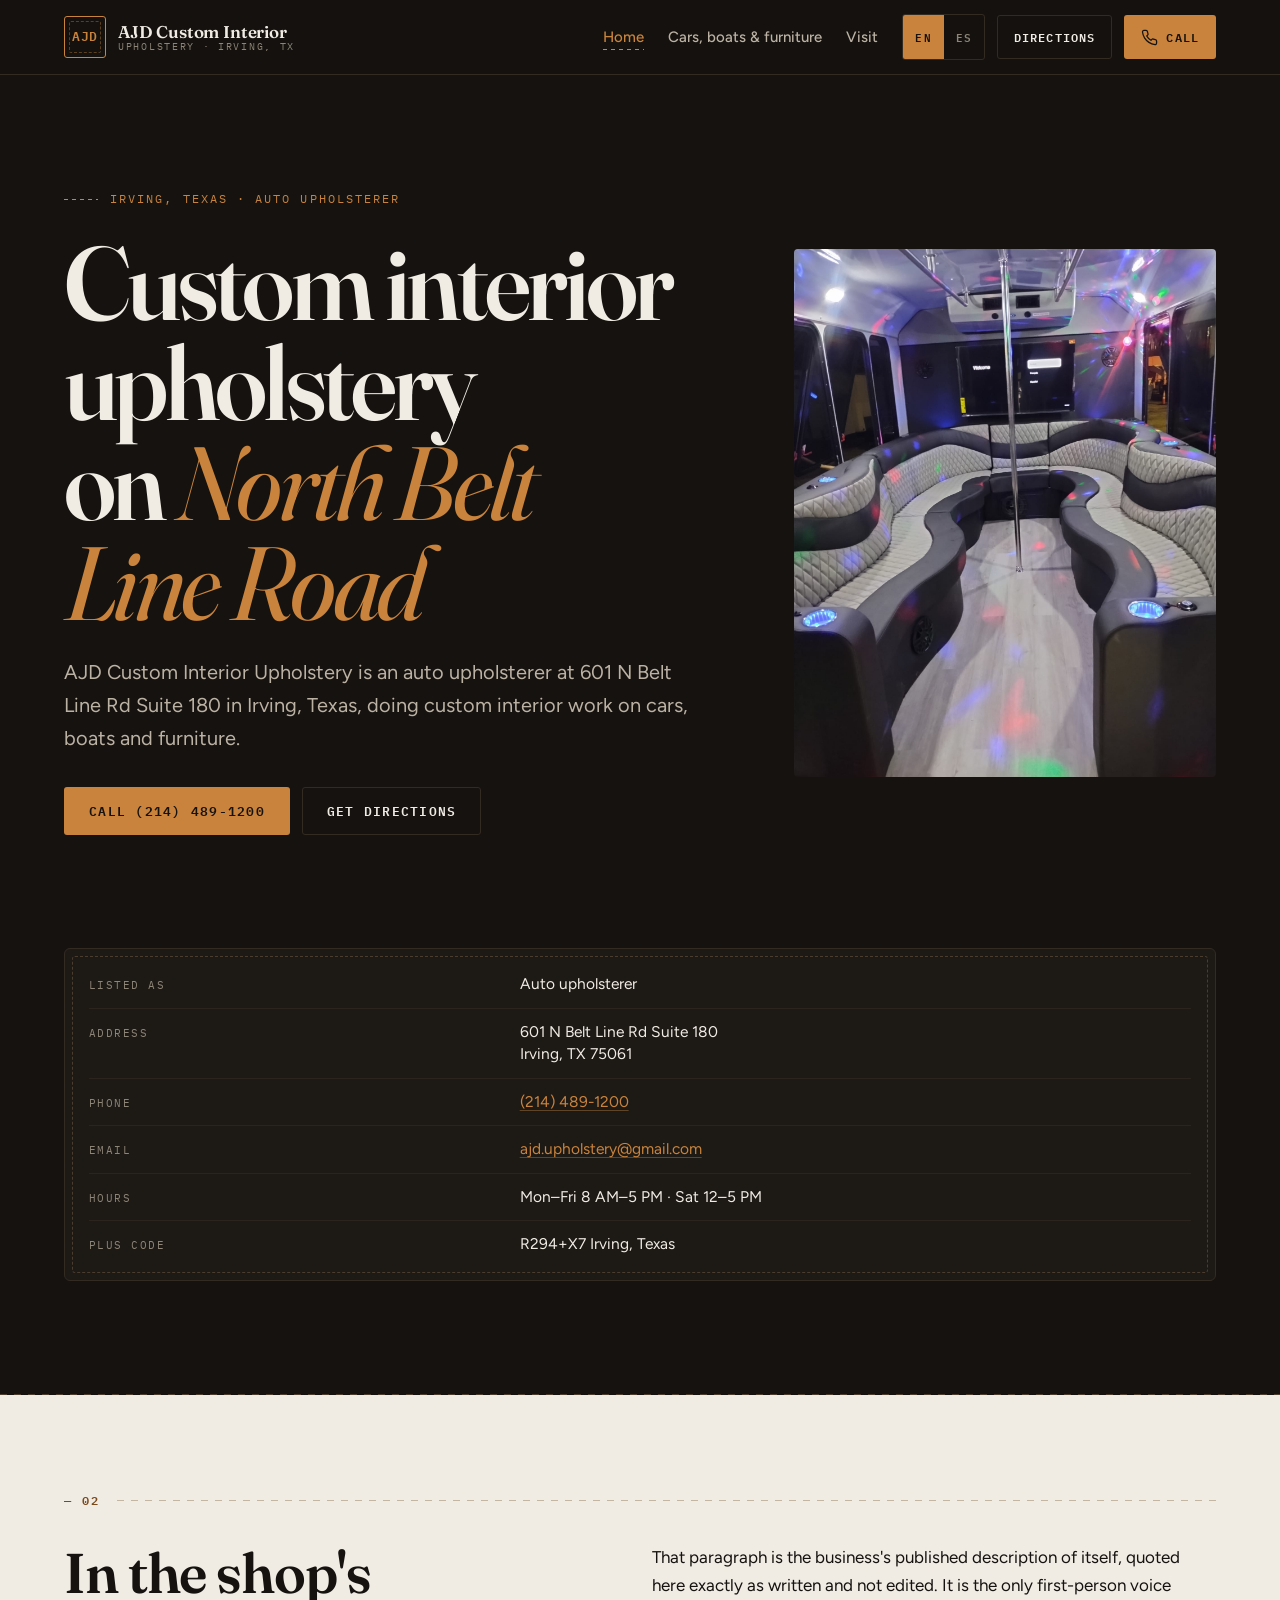
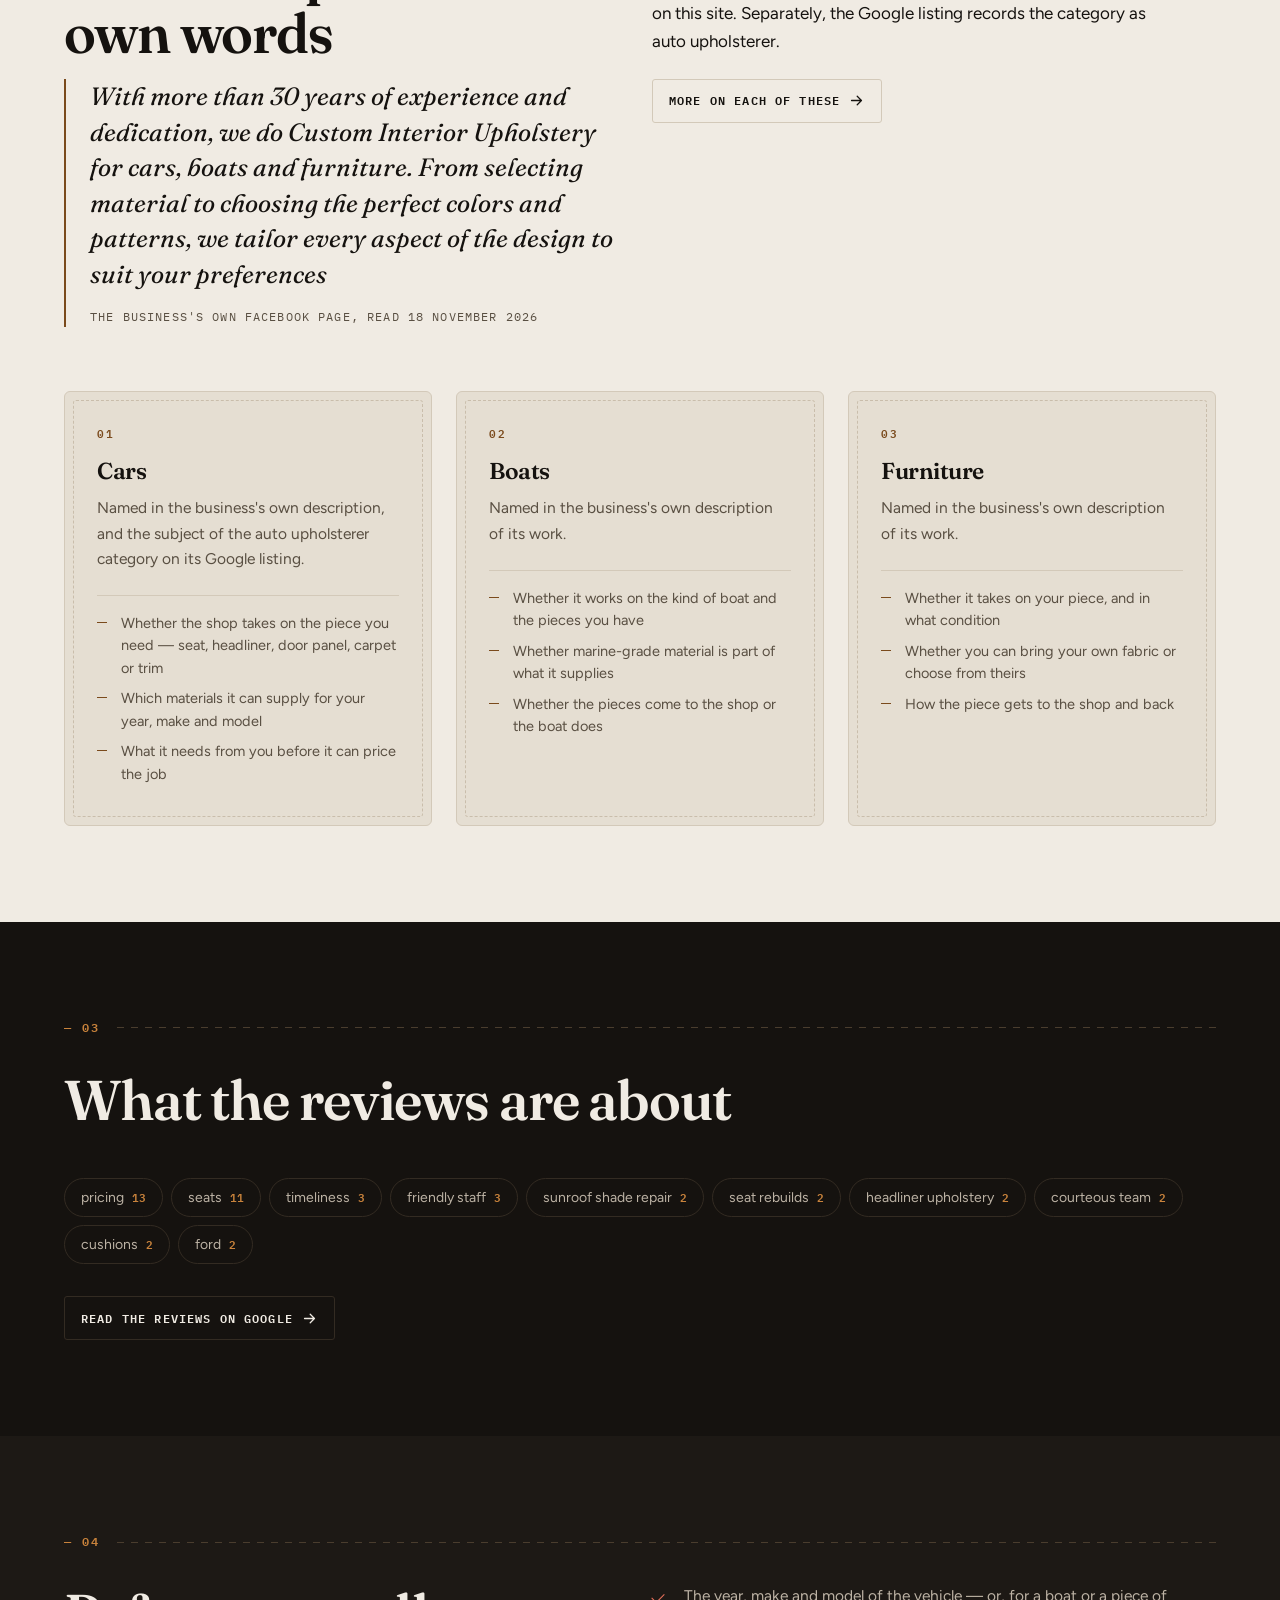
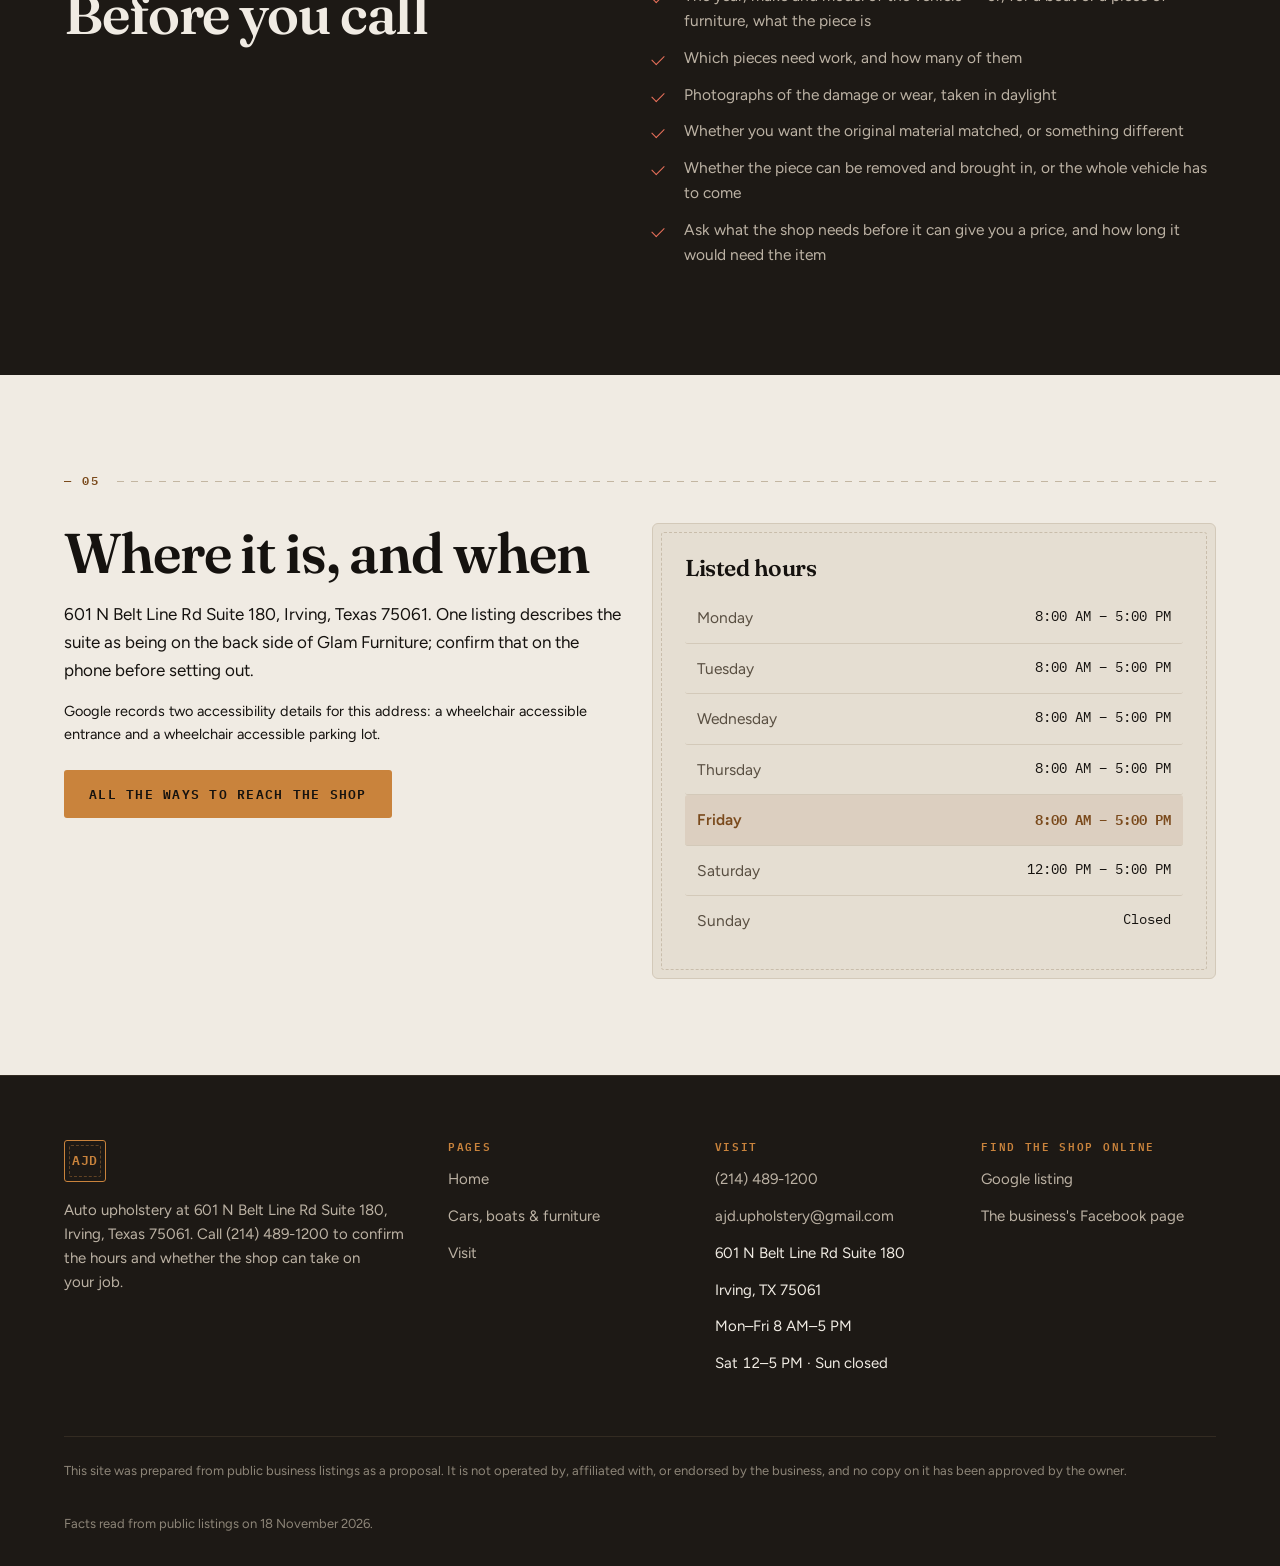
<file: index.html>
<!doctype html>
<html lang="en">
<head>
<meta charset="utf-8">
<meta name="viewport" content="width=device-width, initial-scale=1">
<title data-i18n="meta.home.title">AJD Custom Interior Upholstery — auto upholsterer in Irving, Texas</title>
<meta name="description" data-i18n-content="meta.home.desc" content="AJD Custom Interior Upholstery is listed as an auto upholsterer at 601 N Belt Line Rd Suite 180, Irving, TX 75061. Hours, directions and phone — (214) 489-1200.">
<meta name="robots" content="noindex, nofollow">
<link rel="icon" href="assets/img/favicon.svg" type="image/svg+xml">
<link rel="preconnect" href="https://fonts.googleapis.com">
<link rel="preconnect" href="https://fonts.gstatic.com" crossorigin>
<link rel="stylesheet" href="assets/css/styles.css">
<script>(function(){try{var v=localStorage.getItem('ajd-lang');if(v==='es'||v==='en')document.documentElement.lang=v;}catch(e){}})();</script>
<script src="assets/js/i18n.js" defer></script>
<script src="assets/js/site.js" defer></script>
</head>
<body>

<a class="skip" href="#main" data-i18n="nav.skip">Skip to main content</a>

<!-- ===================== HEADER ===================== -->
<header class="hdr">
  <div class="shell hdr__in">
    <a class="brand" href="index.html" aria-label="AJD Custom Interior Upholstery — home" data-i18n-aria-label="brand.home">
      <span class="brand__mark" aria-hidden="true">AJD</span>
      <span class="brand__txt">
        <span class="brand__name" data-i18n="brand.name">AJD Custom Interior</span>
        <span class="brand__sub" data-i18n="brand.sub">Upholstery · Irving, TX</span>
      </span>
    </a>

    <nav class="nav" aria-label="Primary" data-i18n-aria-label="a11y.navPrimary">
      <ul class="nav__links">
        <li><a href="index.html" aria-current="page" data-i18n="nav.home">Home</a></li>
        <li><a href="services.html" data-i18n="nav.services">Cars, boats &amp; furniture</a></li>
        <li><a href="contact.html" data-i18n="nav.contact">Visit</a></li>
      </ul>

      <div class="hdr__tools">
        <div class="langsw" role="group" aria-label="Site language" data-i18n-aria-label="a11y.lang">
          <button type="button" data-lang-btn="en" aria-pressed="true" aria-label="Read this site in English" data-i18n-aria-label="nav.lang.enLabel"><span data-i18n="nav.lang.en">EN</span></button>
          <button type="button" data-lang-btn="es" aria-pressed="false" aria-label="Leer este sitio en español" data-i18n-aria-label="nav.lang.esLabel"><span data-i18n="nav.lang.es">ES</span></button>
        </div>

        <a class="btn btn--ghost btn--sm btn--directions" href="https://www.google.com/maps/search/?api=1&amp;query=AJD+Custom+Interior+Upholstery+601+N+Belt+Line+Rd+Suite+180+Irving+TX+75061" target="_blank" rel="noopener noreferrer" data-i18n="nav.directions">Directions</a>

        <a class="btn btn--primary btn--sm btn--call" href="tel:+12144891200" aria-label="Call AJD Custom Interior Upholstery at (214) 489-1200" data-i18n-aria-label="nav.callLabel">
          <svg viewBox="0 0 24 24" fill="none" stroke="currentColor" stroke-width="1.8" stroke-linecap="round" stroke-linejoin="round" aria-hidden="true" focusable="false"><path d="M22 16.92v3a2 2 0 0 1-2.18 2 19.79 19.79 0 0 1-8.63-3.07 19.5 19.5 0 0 1-6-6A19.79 19.79 0 0 1 2.12 4.18 2 2 0 0 1 4.11 2h3a2 2 0 0 1 2 1.72c.13.96.36 1.9.7 2.81a2 2 0 0 1-.45 2.11L8.09 9.91a16 16 0 0 0 6 6l1.27-1.27a2 2 0 0 1 2.11-.45c.91.34 1.85.57 2.81.7A2 2 0 0 1 22 16.92z"/></svg>
          <span class="btn__label" data-i18n="nav.call">Call</span>
        </a>

        <button class="burger" type="button" data-burger aria-expanded="false" aria-controls="drawer" aria-label="Open menu" data-i18n-aria-label="nav.open">
          <svg viewBox="0 0 24 24" fill="none" stroke="currentColor" stroke-width="1.8" stroke-linecap="round" aria-hidden="true" focusable="false"><path d="M3 6h18M3 12h18M3 18h18"/></svg>
        </button>
      </div>
    </nav>
  </div>
</header>

<nav class="drawer" id="drawer" data-drawer data-open="false" aria-label="Primary, compact" data-i18n-aria-label="a11y.navMobile">
  <ul>
    <li><a href="index.html" aria-current="page" data-i18n="nav.home">Home</a></li>
    <li><a href="services.html" data-i18n="nav.services">Cars, boats &amp; furniture</a></li>
    <li><a href="contact.html" data-i18n="nav.contact">Visit</a></li>
  </ul>
</nav>

<main id="main">

  <!-- ===================== HERO ===================== -->
    <section class="hero">
      <div class="shell hero__in">
        <div class="hero__text">
          <p class="hero__kicker" data-i18n="home.hero.kicker">Irving, Texas &middot; Auto upholsterer</p>
          <h1 data-i18n-html="home.hero.h1">Custom interior upholstery on <em>North Belt Line Road</em></h1>
          <p class="hero__lede" data-i18n="home.hero.lede">AJD Custom Interior Upholstery is an auto upholsterer at 601 N Belt Line Rd Suite 180 in Irving, Texas, doing custom interior work on cars, boats and furniture.</p>

          <div class="hero__cta">
            <a class="btn btn--primary" href="tel:+12144891200" data-i18n="home.hero.cta1">Call (214) 489-1200</a>
            <a class="btn btn--ghost" href="https://www.google.com/maps/search/?api=1&amp;query=AJD%20Custom%20Interior%20Upholstery%20601%20N%20Belt%20Line%20Rd%20Suite%20180%2C%20Irving%2C%20TX%2075061" target="_blank" rel="noopener noreferrer" data-i18n="home.hero.cta2">Get directions</a>
          </div>
        </div>

        <figure class="hero__figure">
          <img src="assets/img/finished-interior.jpg" width="1500" height="2000"
               loading="eager" fetchpriority="high" decoding="async"
               data-i18n-alt="home.hero.photoAlt"
               alt="A finished vehicle interior with wraparound diamond-stitched bench seating in grey and black.">
        </figure>

        <dl class="spec spec__list">
          <div class="spec__row">
            <dt class="spec__k" data-i18n="home.spec.k1">Listed as</dt>
            <dd class="spec__v">Auto upholsterer</dd>
          </div>
          <div class="spec__row">
            <dt class="spec__k" data-i18n="home.spec.k2">Address</dt>
            <dd class="spec__v">601 N Belt Line Rd Suite 180<br>Irving, TX 75061</dd>
          </div>
          <div class="spec__row">
            <dt class="spec__k" data-i18n="home.spec.k3">Phone</dt>
            <dd class="spec__v"><a href="tel:+12144891200">(214) 489-1200</a></dd>
          </div>
          <div class="spec__row">
            <dt class="spec__k" data-i18n="home.spec.k4">Email</dt>
            <dd class="spec__v"><a href="mailto:ajd.upholstery@gmail.com">ajd.upholstery@gmail.com</a></dd>
          </div>
          <div class="spec__row">
            <dt class="spec__k" data-i18n="hours.short">Hours</dt>
            <dd class="spec__v">Mon&ndash;Fri 8 AM&ndash;5 PM &middot; Sat 12&ndash;5 PM</dd>
          </div>
          <div class="spec__row">
            <dt class="spec__k" data-i18n="home.spec.k6">Plus code</dt>
            <dd class="spec__v">R294+X7 Irving, Texas</dd>
          </div>
        </dl>
      </div>
    </section>
  <hr class="stitchrule">

  <!-- ===================== 01 · THE PUBLIC RECORD ===================== -->
  <!-- ===================== 02 · IN THE SHOP'S OWN WORDS ===================== -->
  <section class="section band-bone">
    <div class="shell">
      <div class="seam">
        <span class="seam__idx" data-i18n="home.words.idx">— 02</span>
        <span class="seam__line" aria-hidden="true"></span>
      </div>

      <div class="grid grid--2" style="align-items:start">
        <div>
          <h2 class="h-section" data-i18n="home.words.h">In the shop's own words</h2>
          <blockquote class="srcquote" lang="en">
            <p data-i18n="home.words.quote">With more than 30 years of experience and dedication, we do Custom Interior Upholstery for cars, boats and furniture. From selecting material to choosing the perfect colors and patterns, we tailor every aspect of the design to suit your preferences</p>
            <cite data-i18n="home.words.cite">The business's own Facebook page, read 18 November 2026</cite>
          </blockquote>
        </div>
        <div>
          <p data-i18n="home.words.p">That paragraph is the business's published description of itself, quoted here exactly as written and not edited. It is the only first-person voice on this site. Separately, the Google listing records the category as auto upholsterer.</p>
          <p style="margin-top:var(--space-5)">
            <a class="btn btn--ghost btn--sm" href="services.html">
              <span data-i18n="home.words.more">More on each of these</span>
              <svg viewBox="0 0 24 24" fill="none" stroke="currentColor" stroke-width="1.8" stroke-linecap="round" stroke-linejoin="round" aria-hidden="true" focusable="false"><path d="M5 12h14M13 6l6 6-6 6"/></svg>
            </a>
          </p>
        </div>
      </div>

      <div class="grid grid--3 reveal" style="margin-top:var(--space-8)">
        <article class="card">
          <span class="card__idx">01</span>
          <h3 data-i18n="home.words.c1h">Cars</h3>
          <p data-i18n="home.words.c1p">Named in the business's own description, and the subject of the auto upholsterer category on its Google listing.</p>
          <ul class="card__ask">
            <li data-i18n="home.words.c1a1">Whether the shop takes on the piece you need — seat, headliner, door panel, carpet or trim</li>
            <li data-i18n="home.words.c1a2">Which materials it can supply for your year, make and model</li>
            <li data-i18n="home.words.c1a3">What it needs from you before it can price the job</li>
          </ul>
        </article>

        <article class="card">
          <span class="card__idx">02</span>
          <h3 data-i18n="home.words.c2h">Boats</h3>
          <p data-i18n="home.words.c2p">Named in the business's own description of its work.</p>
          <ul class="card__ask">
            <li data-i18n="home.words.c2a1">Whether it works on the kind of boat and the pieces you have</li>
            <li data-i18n="home.words.c2a2">Whether marine-grade material is part of what it supplies</li>
            <li data-i18n="home.words.c2a3">Whether the pieces come to the shop or the boat does</li>
          </ul>
        </article>

        <article class="card">
          <span class="card__idx">03</span>
          <h3 data-i18n="home.words.c3h">Furniture</h3>
          <p data-i18n="home.words.c3p">Named in the business's own description of its work.</p>
          <ul class="card__ask">
            <li data-i18n="home.words.c3a1">Whether it takes on your piece, and in what condition</li>
            <li data-i18n="home.words.c3a2">Whether you can bring your own fabric or choose from theirs</li>
            <li data-i18n="home.words.c3a3">How the piece gets to the shop and back</li>
          </ul>
        </article>
      </div>
    </div>
  </section>

  <!-- ===================== 03 · REVIEW TOPICS ===================== -->
  <section class="section">
    <div class="shell">
      <div class="seam">
        <span class="seam__idx" data-i18n="home.topics.idx">— 03</span>
        <span class="seam__line" aria-hidden="true"></span>
      </div>
      <div class="sectionhead">
        <h2 class="h-section" data-i18n="home.topics.h">What the reviews are about</h2>
      </div>

      <ul class="chips reveal" aria-label="Review topics recorded by Google, with the number of reviews mentioning each" data-i18n-aria-label="a11y.topics">
        <li class="chip"><span data-i18n="topic.pricing">pricing</span><span class="chip__n tnum">13</span></li>
        <li class="chip"><span data-i18n="topic.seats">seats</span><span class="chip__n tnum">11</span></li>
        <li class="chip"><span data-i18n="topic.timeliness">timeliness</span><span class="chip__n tnum">3</span></li>
        <li class="chip"><span data-i18n="topic.friendly">friendly staff</span><span class="chip__n tnum">3</span></li>
        <li class="chip"><span data-i18n="topic.sunroof">sunroof shade repair</span><span class="chip__n tnum">2</span></li>
        <li class="chip"><span data-i18n="topic.seatRebuilds">seat rebuilds</span><span class="chip__n tnum">2</span></li>
        <li class="chip"><span data-i18n="topic.headliner">headliner upholstery</span><span class="chip__n tnum">2</span></li>
        <li class="chip"><span data-i18n="topic.courteous">courteous team</span><span class="chip__n tnum">2</span></li>
        <li class="chip"><span data-i18n="topic.cushions">cushions</span><span class="chip__n tnum">2</span></li>
        <li class="chip"><span data-i18n="topic.ford">ford</span><span class="chip__n tnum">2</span></li>
      </ul>

      <p style="margin-top:var(--space-6)">
        <a class="btn btn--ghost btn--sm" href="https://www.google.com/maps/search/?api=1&amp;query=AJD+Custom+Interior+Upholstery+601+N+Belt+Line+Rd+Suite+180+Irving+TX+75061" target="_blank" rel="noopener noreferrer">
          <span data-i18n="home.topics.link">Read the reviews on Google</span>
          <svg viewBox="0 0 24 24" fill="none" stroke="currentColor" stroke-width="1.8" stroke-linecap="round" stroke-linejoin="round" aria-hidden="true" focusable="false"><path d="M5 12h14M13 6l6 6-6 6"/></svg>
        </a>
      </p>
    </div>
  </section>

  <!-- ===================== 04 · BEFORE YOU CALL ===================== -->
  <section class="section band-raise">
    <div class="shell">
      <div class="seam">
        <span class="seam__idx" data-i18n="home.prep.idx">— 04</span>
        <span class="seam__line" aria-hidden="true"></span>
      </div>

      <div class="grid grid--2" style="align-items:start">
        <div>
          <h2 class="h-section" data-i18n="home.prep.h">Before you call</h2>
        </div>
        <div class="reveal">
          <ul class="ticklist">
            <li data-i18n="home.prep.i1">The year, make and model of the vehicle — or, for a boat or a piece of furniture, what the piece is</li>
            <li data-i18n="home.prep.i2">Which pieces need work, and how many of them</li>
            <li data-i18n="home.prep.i3">Photographs of the damage or wear, taken in daylight</li>
            <li data-i18n="home.prep.i4">Whether you want the original material matched, or something different</li>
            <li data-i18n="home.prep.i5">Whether the piece can be removed and brought in, or the whole vehicle has to come</li>
            <li data-i18n="home.prep.i6">Ask what the shop needs before it can give you a price, and how long it would need the item</li>
          </ul>
        </div>
      </div>
    </div>
  </section>

  <!-- ===================== 05 · VISIT ===================== -->
  <section class="section band-bone">
    <div class="shell">
      <div class="seam">
        <span class="seam__idx" data-i18n="home.visit.idx">— 05</span>
        <span class="seam__line" aria-hidden="true"></span>
      </div>

      <div class="grid grid--2" style="align-items:start">
        <div>
          <h2 class="h-section" data-i18n="home.visit.h">Where it is, and when</h2>
          <p data-i18n="home.visit.p">601 N Belt Line Rd Suite 180, Irving, Texas 75061. One listing describes the suite as being on the back side of Glam Furniture; confirm that on the phone before setting out.</p>
          <p class="small" data-i18n="home.visit.access">Google records two accessibility details for this address: a wheelchair accessible entrance and a wheelchair accessible parking lot.</p>
          <div class="hero__cta" style="margin-top:var(--space-5)">
            <a class="btn btn--primary" href="contact.html"><span data-i18n="home.visit.cta">All the ways to reach the shop</span></a>
          </div>
        </div>

        <div class="card">
          <h3 data-i18n="hours.heading">Listed hours</h3>
          <ul class="hours">
            <li data-day="1" data-today="false"><span class="hours__d" data-i18n="hours.mon">Monday</span><span class="hours__t" data-i18n="hours.weekday">8:00 AM – 5:00 PM</span></li>
            <li data-day="2" data-today="false"><span class="hours__d" data-i18n="hours.tue">Tuesday</span><span class="hours__t" data-i18n="hours.weekday">8:00 AM – 5:00 PM</span></li>
            <li data-day="3" data-today="false"><span class="hours__d" data-i18n="hours.wed">Wednesday</span><span class="hours__t" data-i18n="hours.weekday">8:00 AM – 5:00 PM</span></li>
            <li data-day="4" data-today="false"><span class="hours__d" data-i18n="hours.thu">Thursday</span><span class="hours__t" data-i18n="hours.weekday">8:00 AM – 5:00 PM</span></li>
            <li data-day="5" data-today="false"><span class="hours__d" data-i18n="hours.fri">Friday</span><span class="hours__t" data-i18n="hours.weekday">8:00 AM – 5:00 PM</span></li>
            <li data-day="6" data-today="false"><span class="hours__d" data-i18n="hours.sat">Saturday</span><span class="hours__t" data-i18n="hours.saturday">12:00 PM – 5:00 PM</span></li>
            <li data-day="0" data-today="false"><span class="hours__d" data-i18n="hours.sun">Sunday</span><span class="hours__t" data-i18n="hours.closed">Closed</span></li>
          </ul>
        </div>
      </div>
    </div>
  </section>

</main>

<!-- ===================== FOOTER ===================== -->
<footer class="ftr">
  <div class="shell">
    <div class="ftr__grid">
      <div>
        <span class="brand__mark" aria-hidden="true" style="margin-bottom:var(--space-4)">AJD</span>
        <p class="ftr__blurb" data-i18n="footer.blurb">Auto upholstery at 601 N Belt Line Rd Suite 180, Irving, Texas 75061. Call (214) 489-1200 to confirm the hours and whether the shop can take on your job.</p>
      </div>

      <nav aria-label="Footer" data-i18n-aria-label="a11y.navFooter">
        <h4 data-i18n="footer.pagesH">Pages</h4>
        <ul>
          <li><a href="index.html" data-i18n="nav.home">Home</a></li>
          <li><a href="services.html" data-i18n="nav.services">Cars, boats &amp; furniture</a></li>
          <li><a href="contact.html" data-i18n="nav.contact">Visit</a></li>
        </ul>
      </nav>

      <div>
        <h4 data-i18n="footer.visitH">Visit</h4>
        <ul>
          <li><a href="tel:+12144891200" data-i18n="fact.phone">(214) 489-1200</a></li>
          <li><a href="mailto:ajd.upholstery@gmail.com" data-i18n="fact.email">ajd.upholstery@gmail.com</a></li>
          <li><span data-i18n="fact.addr1">601 N Belt Line Rd Suite 180</span></li>
          <li><span data-i18n="fact.addr2">Irving, TX 75061</span></li>
          <li><span class="tnum" data-i18n="footer.hoursShort">Mon–Fri 8 AM–5 PM</span></li>
          <li><span class="tnum" data-i18n="footer.hoursSat">Sat 12–5 PM · Sun closed</span></li>
        </ul>
      </div>

      <div>
        <h4 data-i18n="footer.recordH">Find the shop online</h4>
        <ul>
          <li><a href="https://www.google.com/maps/search/?api=1&amp;query=AJD+Custom+Interior+Upholstery+601+N+Belt+Line+Rd+Suite+180+Irving+TX+75061" target="_blank" rel="noopener noreferrer" data-i18n="footer.srcGoogle">Google listing</a></li>
          <li><a href="https://www.facebook.com/p/AJD-Upholstery-61558090709875/" target="_blank" rel="noopener noreferrer" data-i18n="footer.srcFacebook">The business's Facebook page</a></li>
        </ul>
      </div>
    </div>

    <div class="ftr__base">
      <p data-i18n="footer.disclaimer">This site was prepared as a proposal. It is not operated by, affiliated with, or endorsed by the business.</p>
      <p data-i18n="footer.verified">Facts read from public listings on 18 November 2026.</p>
    </div>
  </div>
</footer>

</body>
</html>
</file>
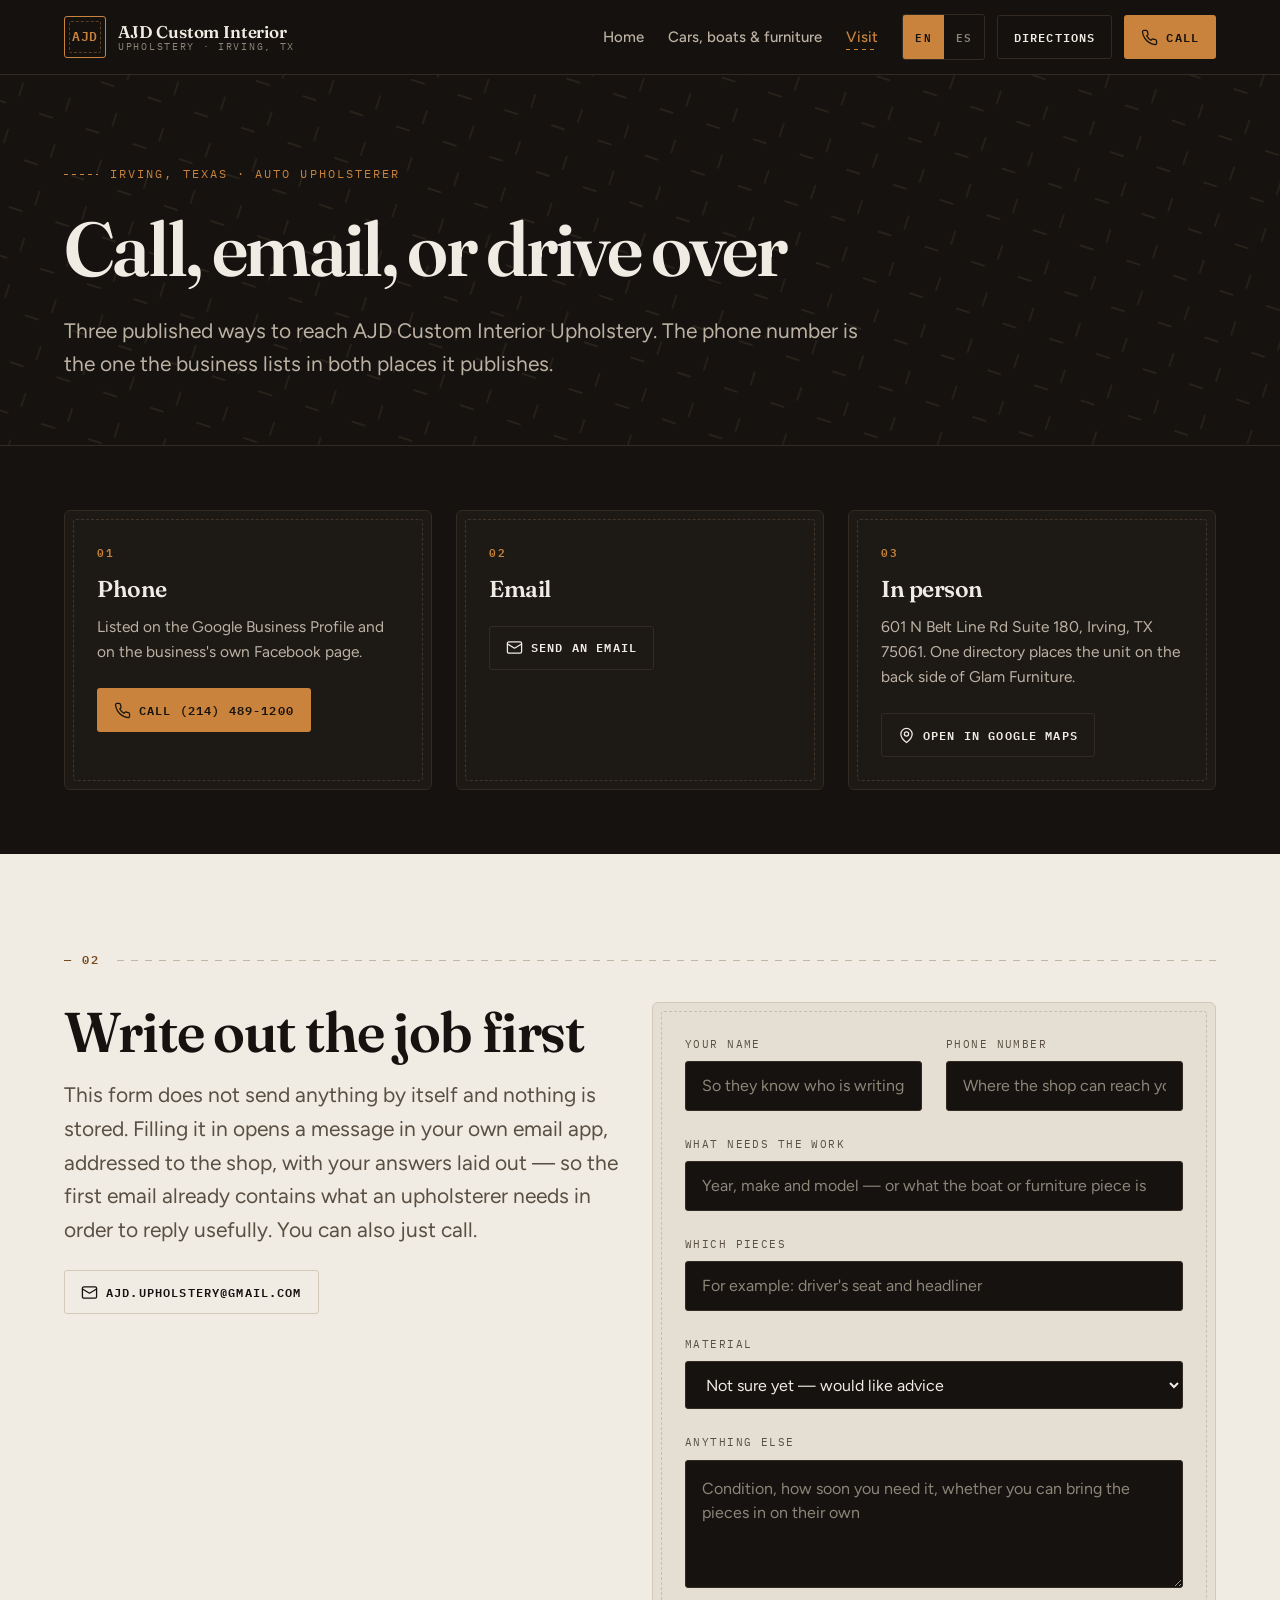
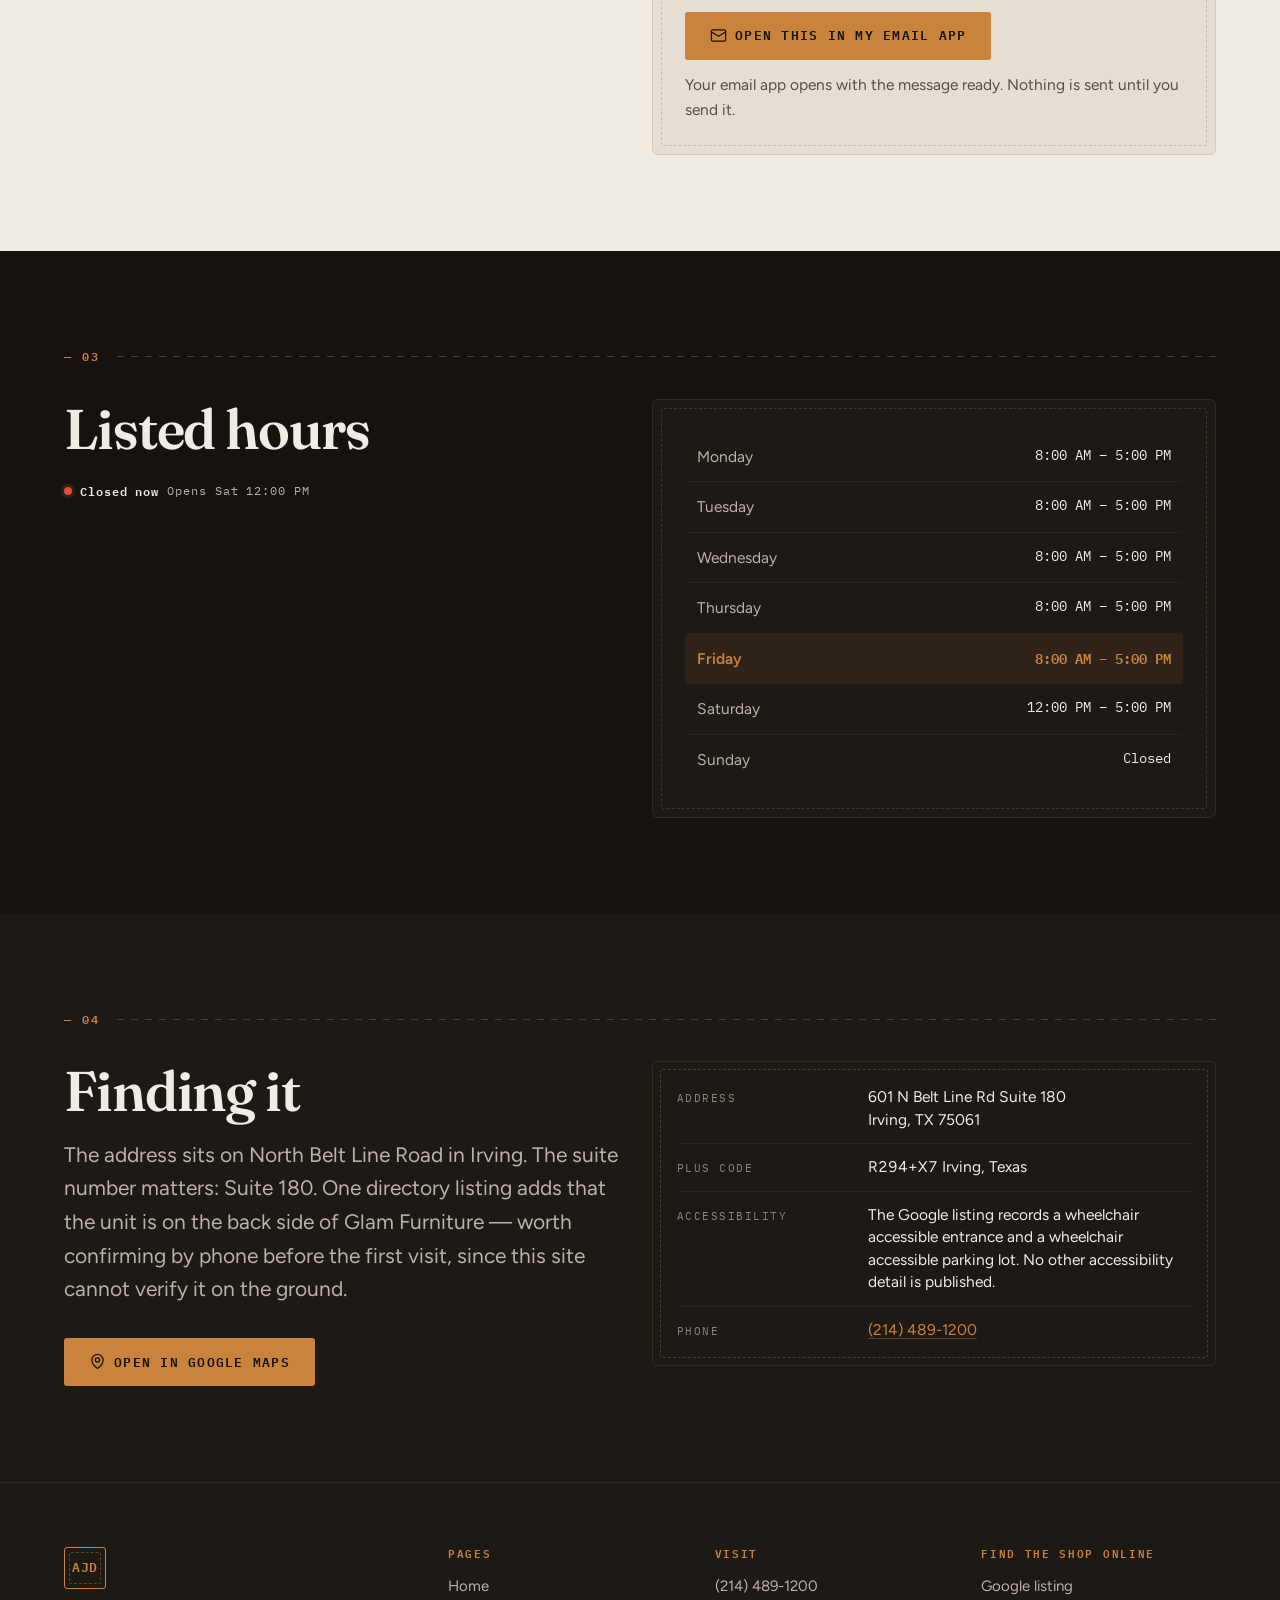
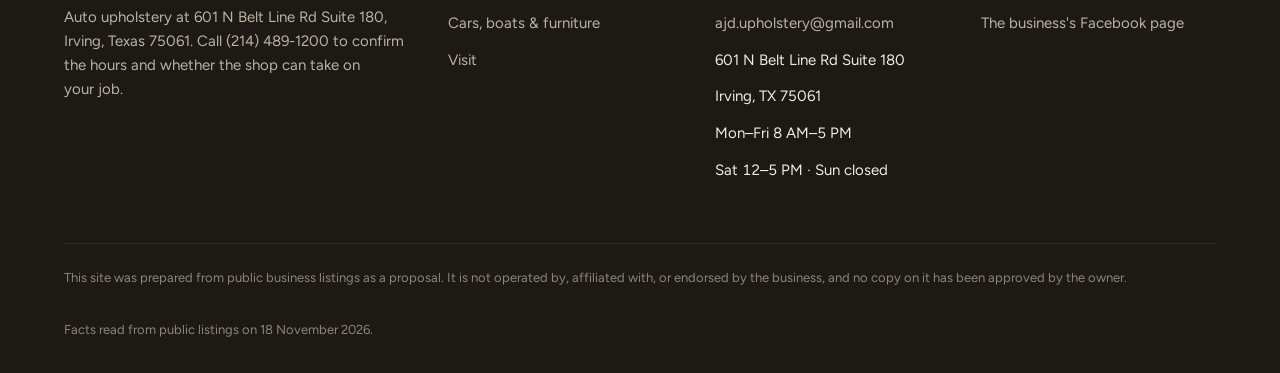
<file: contact.html>
<!doctype html>
<html lang="en">
<head>
<meta charset="utf-8">
<meta name="viewport" content="width=device-width, initial-scale=1">
<title data-i18n="meta.contact.title">Call, email or visit — AJD Custom Interior Upholstery, Irving TX</title>
<meta name="description" data-i18n-content="meta.contact.desc" content="Phone (214) 489-1200, email, hours and directions for AJD Custom Interior Upholstery, 601 N Belt Line Rd Suite 180, Irving, TX 75061.">
<meta name="robots" content="noindex, nofollow">
<link rel="icon" href="assets/img/favicon.svg" type="image/svg+xml">
<link rel="preconnect" href="https://fonts.googleapis.com">
<link rel="preconnect" href="https://fonts.gstatic.com" crossorigin>
<link rel="stylesheet" href="assets/css/styles.css">
<script>(function(){try{var v=localStorage.getItem('ajd-lang');if(v==='es'||v==='en')document.documentElement.lang=v;}catch(e){}})();</script>
<script src="assets/js/i18n.js" defer></script>
<script src="assets/js/site.js" defer></script>
</head>
<body>

<a class="skip" href="#main" data-i18n="nav.skip">Skip to main content</a>

<header class="hdr">
  <div class="shell hdr__in">
    <a class="brand" href="index.html" aria-label="AJD Custom Interior Upholstery — home" data-i18n-aria-label="brand.home">
      <span class="brand__mark" aria-hidden="true">AJD</span>
      <span class="brand__txt">
        <span class="brand__name" data-i18n="brand.name">AJD Custom Interior</span>
        <span class="brand__sub" data-i18n="brand.sub">Upholstery · Irving, TX</span>
      </span>
    </a>

    <nav class="nav" aria-label="Primary" data-i18n-aria-label="a11y.navPrimary">
      <ul class="nav__links">
        <li><a href="index.html" data-i18n="nav.home">Home</a></li>
        <li><a href="services.html" data-i18n="nav.services">Cars, boats &amp; furniture</a></li>
        <li><a href="contact.html" aria-current="page" data-i18n="nav.contact">Visit</a></li>
      </ul>

      <div class="hdr__tools">
        <div class="langsw" role="group" aria-label="Site language" data-i18n-aria-label="a11y.lang">
          <button type="button" data-lang-btn="en" aria-pressed="true" aria-label="Read this site in English" data-i18n-aria-label="nav.lang.enLabel"><span data-i18n="nav.lang.en">EN</span></button>
          <button type="button" data-lang-btn="es" aria-pressed="false" aria-label="Leer este sitio en español" data-i18n-aria-label="nav.lang.esLabel"><span data-i18n="nav.lang.es">ES</span></button>
        </div>

        <a class="btn btn--ghost btn--sm btn--directions" href="https://www.google.com/maps/search/?api=1&amp;query=AJD+Custom+Interior+Upholstery+601+N+Belt+Line+Rd+Suite+180+Irving+TX+75061" target="_blank" rel="noopener noreferrer" data-i18n="nav.directions">Directions</a>

        <a class="btn btn--primary btn--sm btn--call" href="tel:+12144891200" aria-label="Call AJD Custom Interior Upholstery at (214) 489-1200" data-i18n-aria-label="nav.callLabel">
          <svg viewBox="0 0 24 24" fill="none" stroke="currentColor" stroke-width="1.8" stroke-linecap="round" stroke-linejoin="round" aria-hidden="true" focusable="false"><path d="M22 16.92v3a2 2 0 0 1-2.18 2 19.79 19.79 0 0 1-8.63-3.07 19.5 19.5 0 0 1-6-6A19.79 19.79 0 0 1 2.12 4.18 2 2 0 0 1 4.11 2h3a2 2 0 0 1 2 1.72c.13.96.36 1.9.7 2.81a2 2 0 0 1-.45 2.11L8.09 9.91a16 16 0 0 0 6 6l1.27-1.27a2 2 0 0 1 2.11-.45c.91.34 1.85.57 2.81.7A2 2 0 0 1 22 16.92z"/></svg>
          <span class="btn__label" data-i18n="nav.call">Call</span>
        </a>

        <button class="burger" type="button" data-burger aria-expanded="false" aria-controls="drawer" aria-label="Open menu" data-i18n-aria-label="nav.open">
          <svg viewBox="0 0 24 24" fill="none" stroke="currentColor" stroke-width="1.8" stroke-linecap="round" aria-hidden="true" focusable="false"><path d="M3 6h18M3 12h18M3 18h18"/></svg>
        </button>
      </div>
    </nav>
  </div>
</header>

<nav class="drawer" id="drawer" data-drawer data-open="false" aria-label="Primary, compact" data-i18n-aria-label="a11y.navMobile">
  <ul>
    <li><a href="index.html" data-i18n="nav.home">Home</a></li>
    <li><a href="services.html" data-i18n="nav.services">Cars, boats &amp; furniture</a></li>
    <li><a href="contact.html" aria-current="page" data-i18n="nav.contact">Visit</a></li>
  </ul>
</nav>

<main id="main">

  <section class="pagehead">
    <svg class="hero__bg" viewBox="0 0 1200 500" preserveAspectRatio="xMidYMid slice" aria-hidden="true" focusable="false">
      <defs>
        <pattern id="stitch-contact" width="46" height="46" patternUnits="userSpaceOnUse" patternTransform="rotate(18)">
          <line x1="0" y1="23" x2="13" y2="23" stroke="#4a3d2e" stroke-width="1.2" stroke-linecap="round"/>
          <line x1="23" y1="0" x2="23" y2="13" stroke="#4a3d2e" stroke-width="1.2" stroke-linecap="round"/>
        </pattern>
      </defs>
      <rect width="1200" height="500" fill="url(#stitch-contact)"/>
    </svg>
    <div class="shell pagehead__in">
      <p class="hero__kicker" data-i18n="home.hero.kicker">Irving, Texas · Auto upholsterer</p>
      <h1 data-i18n="contact.h1">Call, email, or drive over</h1>
      <p class="lede" data-i18n="contact.lede">Three published ways to reach AJD Custom Interior Upholstery. The phone number is the one the business lists in both places it publishes.</p>
    </div>
  </section>

  <!-- 01 · THE THREE CHANNELS -->
  <section class="section section--tight">
    <div class="shell">
      <div class="grid grid--3 reveal">
        <article class="card">
          <span class="card__idx">01</span>
          <h3 data-i18n="contact.c1h">Phone</h3>
          <p data-i18n="contact.c1p">Listed on the Google Business Profile and on the business's own Facebook page.</p>
          <p style="margin-top:var(--space-5)">
            <a class="btn btn--primary btn--sm" href="tel:+12144891200">
              <svg viewBox="0 0 24 24" fill="none" stroke="currentColor" stroke-width="1.8" stroke-linecap="round" stroke-linejoin="round" aria-hidden="true" focusable="false"><path d="M22 16.92v3a2 2 0 0 1-2.18 2 19.79 19.79 0 0 1-8.63-3.07 19.5 19.5 0 0 1-6-6A19.79 19.79 0 0 1 2.12 4.18 2 2 0 0 1 4.11 2h3a2 2 0 0 1 2 1.72c.13.96.36 1.9.7 2.81a2 2 0 0 1-.45 2.11L8.09 9.91a16 16 0 0 0 6 6l1.27-1.27a2 2 0 0 1 2.11-.45c.91.34 1.85.57 2.81.7A2 2 0 0 1 22 16.92z"/></svg>
              <span data-i18n="contact.c1cta">Call (214) 489-1200</span>
            </a>
          </p>
        </article>

        <article class="card">
          <span class="card__idx">02</span>
          <h3 data-i18n="contact.c2h">Email</h3>
          <p style="margin-top:var(--space-5)">
            <a class="btn btn--ghost btn--sm" href="mailto:ajd.upholstery@gmail.com">
              <svg viewBox="0 0 24 24" fill="none" stroke="currentColor" stroke-width="1.8" stroke-linecap="round" stroke-linejoin="round" aria-hidden="true" focusable="false"><rect x="2" y="4" width="20" height="16" rx="2"/><path d="m22 7-10 6L2 7"/></svg>
              <span data-i18n="contact.c2cta">Send an email</span>
            </a>
          </p>
        </article>

        <article class="card">
          <span class="card__idx">03</span>
          <h3 data-i18n="contact.c3h">In person</h3>
          <p data-i18n="contact.c3p">601 N Belt Line Rd Suite 180, Irving, TX 75061. One directory places the unit on the back side of Glam Furniture.</p>
          <p style="margin-top:var(--space-5)">
            <a class="btn btn--ghost btn--sm" href="https://www.google.com/maps/search/?api=1&amp;query=AJD+Custom+Interior+Upholstery+601+N+Belt+Line+Rd+Suite+180+Irving+TX+75061" target="_blank" rel="noopener noreferrer">
              <svg viewBox="0 0 24 24" fill="none" stroke="currentColor" stroke-width="1.8" stroke-linecap="round" stroke-linejoin="round" aria-hidden="true" focusable="false"><path d="M20 10c0 6-8 12-8 12s-8-6-8-12a8 8 0 0 1 16 0z"/><circle cx="12" cy="10" r="3"/></svg>
              <span data-i18n="contact.c3cta">Open in Google Maps</span>
            </a>
          </p>
        </article>
      </div>
    </div>
  </section>

  <!-- 02 · WRITE OUT THE JOB -->
  <section class="section band-bone">
    <div class="shell">
      <div class="seam">
        <span class="seam__idx" data-i18n="contact.form.idx">— 02</span>
        <span class="seam__line" aria-hidden="true"></span>
      </div>

      <div class="grid grid--2" style="align-items:start">
        <div>
          <h2 class="h-section" data-i18n="contact.form.h">Write out the job first</h2>
          <p class="lede" data-i18n="contact.form.p">This form does not send anything by itself and nothing is stored. Filling it in opens a message in your own email app, addressed to the shop, with your answers laid out — so the first email already contains what an upholsterer needs in order to reply usefully. You can also just call.</p>
          <p style="margin-top:var(--space-5)">
            <a class="btn btn--ghost btn--sm" href="mailto:ajd.upholstery@gmail.com">
              <svg viewBox="0 0 24 24" fill="none" stroke="currentColor" stroke-width="1.8" stroke-linecap="round" stroke-linejoin="round" aria-hidden="true" focusable="false"><rect x="2" y="4" width="20" height="16" rx="2"/><path d="m22 7-10 6L2 7"/></svg>
              <span data-i18n="fact.email">ajd.upholstery@gmail.com</span>
            </a>
          </p>
          <noscript>
            <p class="small" style="margin-top:var(--space-5)" data-i18n="contact.form.noscript">This form needs JavaScript to assemble the message. Without it, email the shop directly at ajd.upholstery@gmail.com or call (214) 489-1200.</p>
          </noscript>
        </div>

        <div class="card">
          <form class="form" data-estimate-form data-mailto="ajd.upholstery@gmail.com" novalidate>
            <div class="form__row">
              <div class="field" data-invalid="false">
                <label for="f-name" data-i18n="contact.form.name">Your name</label>
                <input id="f-name" name="name" type="text" autocomplete="name" data-required
                       placeholder="So they know who is writing" data-i18n-placeholder="contact.form.namePh"
                       aria-describedby="e-name">
                <span class="err" id="e-name" data-i18n="contact.form.nameErr">Please add a name so the shop knows who is writing.</span>
              </div>
              <div class="field">
                <label for="f-phone" data-i18n="contact.form.phone">Phone number</label>
                <input id="f-phone" name="phone" type="tel" autocomplete="tel"
                       placeholder="Where the shop can reach you" data-i18n-placeholder="contact.form.phonePh">
              </div>
            </div>

            <div class="field" data-invalid="false">
              <label for="f-item" data-i18n="contact.form.item">What needs the work</label>
              <input id="f-item" name="item" type="text" data-required
                     placeholder="Year, make and model — or what the boat or furniture piece is" data-i18n-placeholder="contact.form.itemPh"
                     aria-describedby="e-item">
              <span class="err" id="e-item" data-i18n="contact.form.itemErr">Please say what the item is, so the shop can tell whether it takes on the work.</span>
            </div>

            <div class="field">
              <label for="f-pieces" data-i18n="contact.form.pieces">Which pieces</label>
              <input id="f-pieces" name="pieces" type="text"
                     placeholder="For example: driver's seat and headliner" data-i18n-placeholder="contact.form.piecesPh">
            </div>

            <div class="field">
              <label for="f-material" data-i18n="contact.form.material">Material</label>
              <select id="f-material" name="material">
                <option value="contact.form.materialOpt0" selected data-i18n="contact.form.materialOpt0">Not sure yet — would like advice</option>
                <option value="contact.form.materialOpt1" data-i18n="contact.form.materialOpt1">Match the original as closely as possible</option>
                <option value="contact.form.materialOpt2" data-i18n="contact.form.materialOpt2">Change to something different</option>
              </select>
            </div>

            <div class="field">
              <label for="f-detail" data-i18n="contact.form.detail">Anything else</label>
              <textarea id="f-detail" name="detail" rows="4"
                        placeholder="Condition, how soon you need it, whether you can bring the pieces in on their own" data-i18n-placeholder="contact.form.detailPh"></textarea>
            </div>

            <div>
              <button class="btn btn--primary" type="submit">
                <svg viewBox="0 0 24 24" fill="none" stroke="currentColor" stroke-width="1.8" stroke-linecap="round" stroke-linejoin="round" aria-hidden="true" focusable="false"><rect x="2" y="4" width="20" height="16" rx="2"/><path d="m22 7-10 6L2 7"/></svg>
                <span data-i18n="contact.form.submit">Open this in my email app</span>
              </button>
              <p class="formnote" style="margin-top:var(--space-3)" data-i18n="contact.form.hint">Your email app opens with the message ready. Nothing is sent until you send it.</p>
            </div>
          </form>
        </div>
      </div>
    </div>
  </section>

  <!-- 03 · HOURS -->
  <section class="section">
    <div class="shell">
      <div class="seam">
        <span class="seam__idx" data-i18n="contact.hours.idx">— 03</span>
        <span class="seam__line" aria-hidden="true"></span>
      </div>

      <div class="grid grid--2" style="align-items:start">
        <div>
          <h2 class="h-section" data-i18n="contact.hours.h">Listed hours</h2>
          <p class="status" data-status aria-label="Listed opening status for today" data-i18n-aria-label="status.label" style="margin-bottom:var(--space-5)">
            <span class="status__dot" aria-hidden="true"></span>
            <span class="status__text" data-status-text data-i18n="status.fallback">Listed hours</span>
            <span data-status-note data-i18n="status.fallbackNote">Mon–Fri 8 AM–5 PM · Sat 12–5 PM</span>
          </p>
        </div>

        <div class="card reveal">
          <ul class="hours">
            <li data-day="1" data-today="false"><span class="hours__d" data-i18n="hours.mon">Monday</span><span class="hours__t" data-i18n="hours.weekday">8:00 AM – 5:00 PM</span></li>
            <li data-day="2" data-today="false"><span class="hours__d" data-i18n="hours.tue">Tuesday</span><span class="hours__t" data-i18n="hours.weekday">8:00 AM – 5:00 PM</span></li>
            <li data-day="3" data-today="false"><span class="hours__d" data-i18n="hours.wed">Wednesday</span><span class="hours__t" data-i18n="hours.weekday">8:00 AM – 5:00 PM</span></li>
            <li data-day="4" data-today="false"><span class="hours__d" data-i18n="hours.thu">Thursday</span><span class="hours__t" data-i18n="hours.weekday">8:00 AM – 5:00 PM</span></li>
            <li data-day="5" data-today="false"><span class="hours__d" data-i18n="hours.fri">Friday</span><span class="hours__t" data-i18n="hours.weekday">8:00 AM – 5:00 PM</span></li>
            <li data-day="6" data-today="false"><span class="hours__d" data-i18n="hours.sat">Saturday</span><span class="hours__t" data-i18n="hours.saturday">12:00 PM – 5:00 PM</span></li>
            <li data-day="0" data-today="false"><span class="hours__d" data-i18n="hours.sun">Sunday</span><span class="hours__t" data-i18n="hours.closed">Closed</span></li>
          </ul>
        </div>
      </div>
    </div>
  </section>

  <!-- 04 · FINDING IT -->
  <section class="section band-raise">
    <div class="shell">
      <div class="seam">
        <span class="seam__idx" data-i18n="contact.visit.idx">— 04</span>
        <span class="seam__line" aria-hidden="true"></span>
      </div>

      <div class="grid grid--2" style="align-items:start">
        <div>
          <h2 class="h-section" data-i18n="contact.visit.h">Finding it</h2>
          <p class="lede" data-i18n="contact.visit.p">The address sits on North Belt Line Road in Irving. The suite number matters: Suite 180. One directory listing adds that the unit is on the back side of Glam Furniture — worth confirming by phone before the first visit, since this site cannot verify it on the ground.</p>
          <div class="hero__cta">
            <a class="btn btn--primary" href="https://www.google.com/maps/search/?api=1&amp;query=AJD+Custom+Interior+Upholstery+601+N+Belt+Line+Rd+Suite+180+Irving+TX+75061" target="_blank" rel="noopener noreferrer">
              <svg viewBox="0 0 24 24" fill="none" stroke="currentColor" stroke-width="1.8" stroke-linecap="round" stroke-linejoin="round" aria-hidden="true" focusable="false"><path d="M20 10c0 6-8 12-8 12s-8-6-8-12a8 8 0 0 1 16 0z"/><circle cx="12" cy="10" r="3"/></svg>
              <span data-i18n="common.viewMap">Open in Google Maps</span>
            </a>
          </div>
        </div>

        <div class="spec">
          <ul class="spec__list">
            <li class="spec__row">
              <span class="spec__k" data-i18n="home.spec.k2">Address</span>
              <span class="spec__v"><span data-i18n="fact.addr1">601 N Belt Line Rd Suite 180</span><br><span data-i18n="fact.addr2">Irving, TX 75061</span></span>
            </li>
            <li class="spec__row">
              <span class="spec__k" data-i18n="contact.visit.plus">Plus code</span>
              <span class="spec__v tnum" data-i18n="fact.pluscode">R294+X7 Irving, Texas</span>
            </li>
            <li class="spec__row">
              <span class="spec__k" data-i18n="contact.visit.accessH">Accessibility</span>
              <span class="spec__v" data-i18n="contact.visit.accessP">The Google listing records a wheelchair accessible entrance and a wheelchair accessible parking lot. No other accessibility detail is published.</span>
            </li>
            <li class="spec__row">
              <span class="spec__k" data-i18n="home.spec.k3">Phone</span>
              <span class="spec__v"><a href="tel:+12144891200" data-i18n="fact.phone">(214) 489-1200</a></span>
            </li>
          </ul>
        </div>
      </div>
    </div>
  </section>

</main>

<footer class="ftr">
  <div class="shell">
    <div class="ftr__grid">
      <div>
        <span class="brand__mark" aria-hidden="true" style="margin-bottom:var(--space-4)">AJD</span>
        <p class="ftr__blurb" data-i18n="footer.blurb">Auto upholstery at 601 N Belt Line Rd Suite 180, Irving, Texas 75061. Call (214) 489-1200 to confirm the hours and whether the shop can take on your job.</p>
      </div>

      <nav aria-label="Footer" data-i18n-aria-label="a11y.navFooter">
        <h4 data-i18n="footer.pagesH">Pages</h4>
        <ul>
          <li><a href="index.html" data-i18n="nav.home">Home</a></li>
          <li><a href="services.html" data-i18n="nav.services">Cars, boats &amp; furniture</a></li>
          <li><a href="contact.html" data-i18n="nav.contact">Visit</a></li>
        </ul>
      </nav>

      <div>
        <h4 data-i18n="footer.visitH">Visit</h4>
        <ul>
          <li><a href="tel:+12144891200" data-i18n="fact.phone">(214) 489-1200</a></li>
          <li><a href="mailto:ajd.upholstery@gmail.com" data-i18n="fact.email">ajd.upholstery@gmail.com</a></li>
          <li><span data-i18n="fact.addr1">601 N Belt Line Rd Suite 180</span></li>
          <li><span data-i18n="fact.addr2">Irving, TX 75061</span></li>
          <li><span class="tnum" data-i18n="footer.hoursShort">Mon–Fri 8 AM–5 PM</span></li>
          <li><span class="tnum" data-i18n="footer.hoursSat">Sat 12–5 PM · Sun closed</span></li>
        </ul>
      </div>

      <div>
        <h4 data-i18n="footer.recordH">Find the shop online</h4>
        <ul>
          <li><a href="https://www.google.com/maps/search/?api=1&amp;query=AJD+Custom+Interior+Upholstery+601+N+Belt+Line+Rd+Suite+180+Irving+TX+75061" target="_blank" rel="noopener noreferrer" data-i18n="footer.srcGoogle">Google listing</a></li>
          <li><a href="https://www.facebook.com/p/AJD-Upholstery-61558090709875/" target="_blank" rel="noopener noreferrer" data-i18n="footer.srcFacebook">The business's Facebook page</a></li>
        </ul>
      </div>
    </div>

    <div class="ftr__base">
      <p data-i18n="footer.disclaimer">This site was prepared as a proposal. It is not operated by, affiliated with, or endorsed by the business.</p>
      <p data-i18n="footer.verified">Facts read from public listings on 18 November 2026.</p>
    </div>
  </div>
</footer>

</body>
</html>
</file>
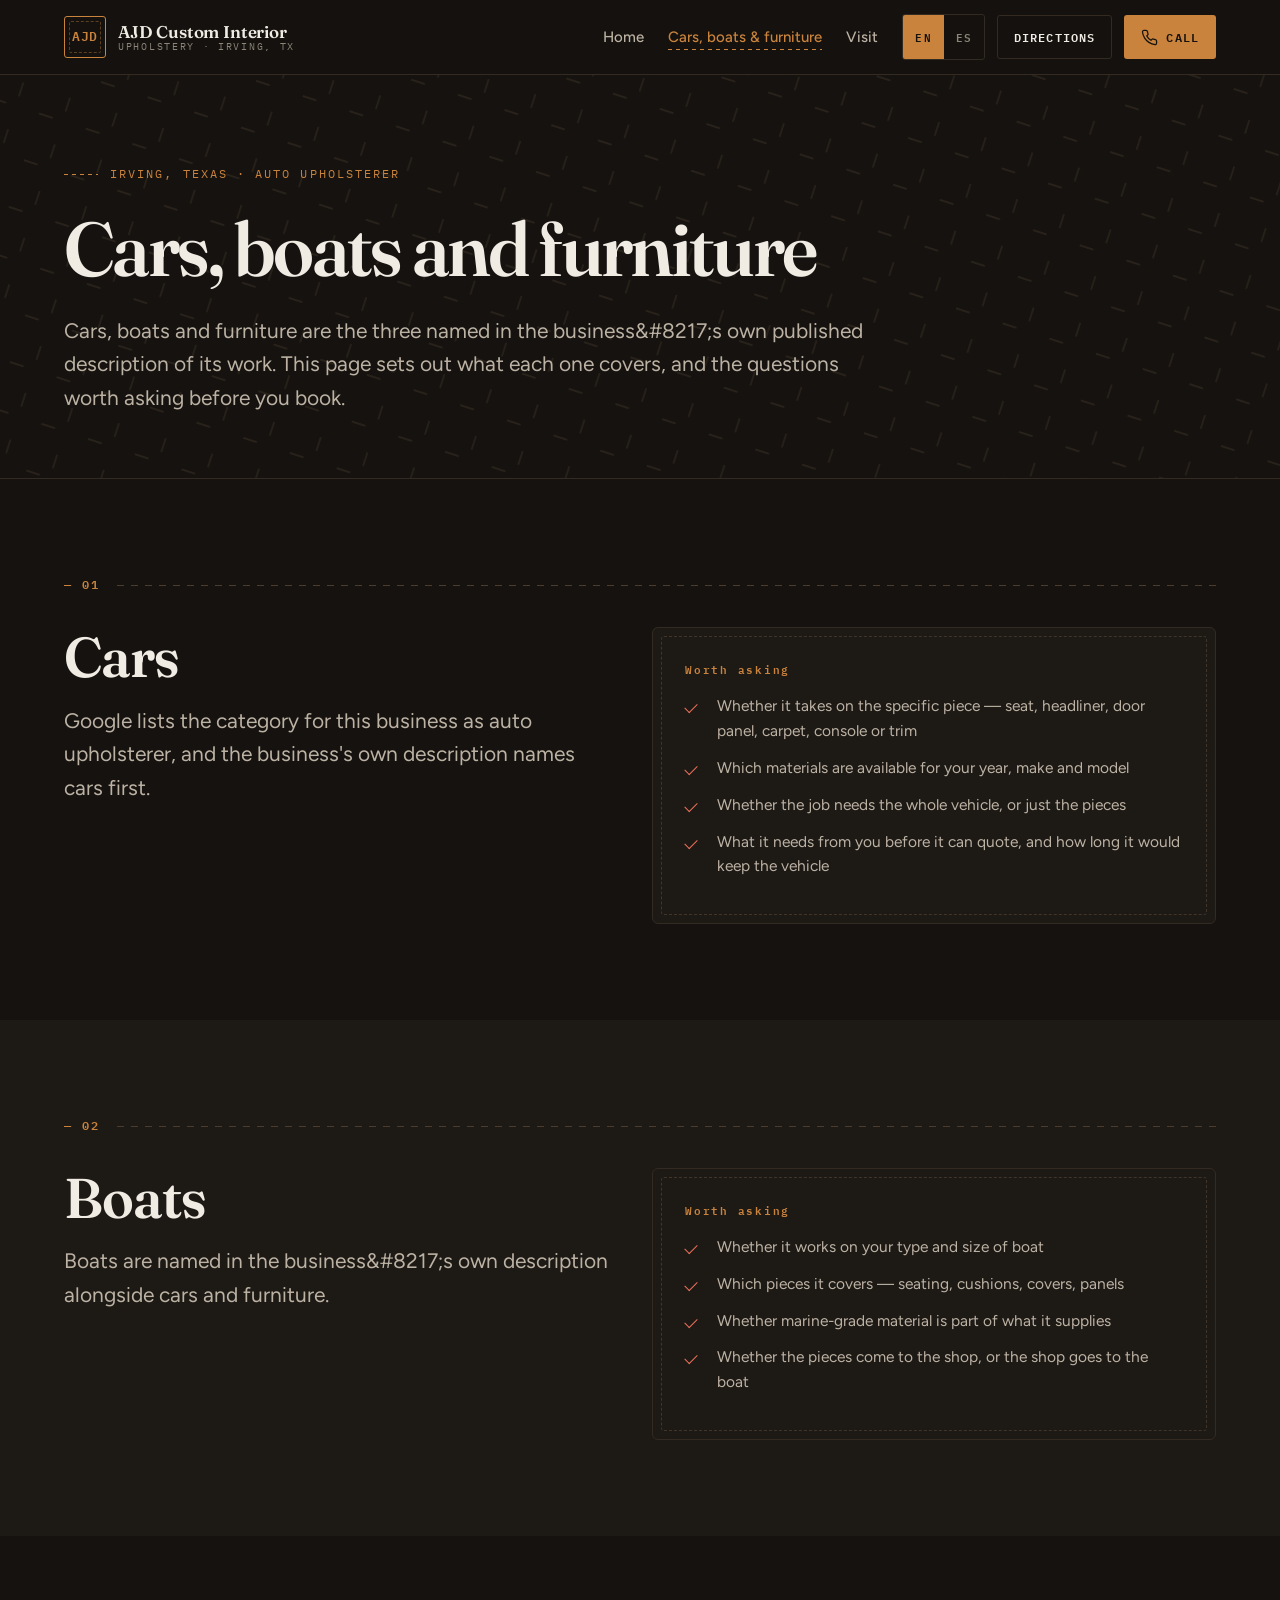
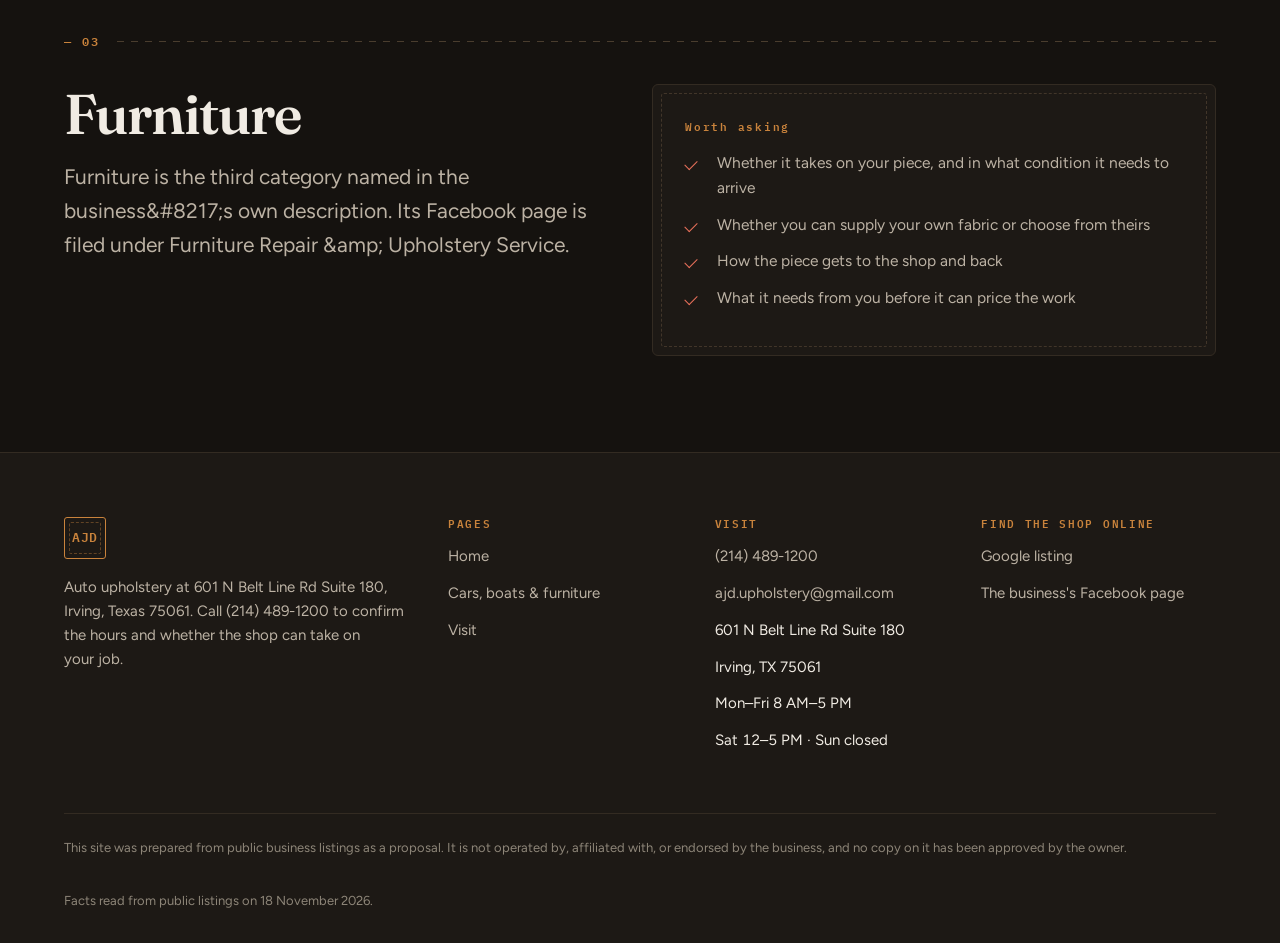
<file: services.html>
<!doctype html>
<html lang="en">
<head>
<meta charset="utf-8">
<meta name="viewport" content="width=device-width, initial-scale=1">
<title data-i18n="meta.services.title">Cars, boats and furniture — AJD Custom Interior Upholstery, Irving TX</title>
<meta name="description" data-i18n-content="meta.services.desc" content="What the public listings record about AJD Custom Interior Upholstery in Irving, Texas, and the questions to ask before booking a job.">
<meta name="robots" content="noindex, nofollow">
<link rel="icon" href="assets/img/favicon.svg" type="image/svg+xml">
<link rel="preconnect" href="https://fonts.googleapis.com">
<link rel="preconnect" href="https://fonts.gstatic.com" crossorigin>
<link rel="stylesheet" href="assets/css/styles.css">
<script>(function(){try{var v=localStorage.getItem('ajd-lang');if(v==='es'||v==='en')document.documentElement.lang=v;}catch(e){}})();</script>
<script src="assets/js/i18n.js" defer></script>
<script src="assets/js/site.js" defer></script>
</head>
<body>

<a class="skip" href="#main" data-i18n="nav.skip">Skip to main content</a>

<header class="hdr">
  <div class="shell hdr__in">
    <a class="brand" href="index.html" aria-label="AJD Custom Interior Upholstery — home" data-i18n-aria-label="brand.home">
      <span class="brand__mark" aria-hidden="true">AJD</span>
      <span class="brand__txt">
        <span class="brand__name" data-i18n="brand.name">AJD Custom Interior</span>
        <span class="brand__sub" data-i18n="brand.sub">Upholstery · Irving, TX</span>
      </span>
    </a>

    <nav class="nav" aria-label="Primary" data-i18n-aria-label="a11y.navPrimary">
      <ul class="nav__links">
        <li><a href="index.html" data-i18n="nav.home">Home</a></li>
        <li><a href="services.html" aria-current="page" data-i18n="nav.services">Cars, boats &amp; furniture</a></li>
        <li><a href="contact.html" data-i18n="nav.contact">Visit</a></li>
      </ul>

      <div class="hdr__tools">
        <div class="langsw" role="group" aria-label="Site language" data-i18n-aria-label="a11y.lang">
          <button type="button" data-lang-btn="en" aria-pressed="true" aria-label="Read this site in English" data-i18n-aria-label="nav.lang.enLabel"><span data-i18n="nav.lang.en">EN</span></button>
          <button type="button" data-lang-btn="es" aria-pressed="false" aria-label="Leer este sitio en español" data-i18n-aria-label="nav.lang.esLabel"><span data-i18n="nav.lang.es">ES</span></button>
        </div>

        <a class="btn btn--ghost btn--sm btn--directions" href="https://www.google.com/maps/search/?api=1&amp;query=AJD+Custom+Interior+Upholstery+601+N+Belt+Line+Rd+Suite+180+Irving+TX+75061" target="_blank" rel="noopener noreferrer" data-i18n="nav.directions">Directions</a>

        <a class="btn btn--primary btn--sm btn--call" href="tel:+12144891200" aria-label="Call AJD Custom Interior Upholstery at (214) 489-1200" data-i18n-aria-label="nav.callLabel">
          <svg viewBox="0 0 24 24" fill="none" stroke="currentColor" stroke-width="1.8" stroke-linecap="round" stroke-linejoin="round" aria-hidden="true" focusable="false"><path d="M22 16.92v3a2 2 0 0 1-2.18 2 19.79 19.79 0 0 1-8.63-3.07 19.5 19.5 0 0 1-6-6A19.79 19.79 0 0 1 2.12 4.18 2 2 0 0 1 4.11 2h3a2 2 0 0 1 2 1.72c.13.96.36 1.9.7 2.81a2 2 0 0 1-.45 2.11L8.09 9.91a16 16 0 0 0 6 6l1.27-1.27a2 2 0 0 1 2.11-.45c.91.34 1.85.57 2.81.7A2 2 0 0 1 22 16.92z"/></svg>
          <span class="btn__label" data-i18n="nav.call">Call</span>
        </a>

        <button class="burger" type="button" data-burger aria-expanded="false" aria-controls="drawer" aria-label="Open menu" data-i18n-aria-label="nav.open">
          <svg viewBox="0 0 24 24" fill="none" stroke="currentColor" stroke-width="1.8" stroke-linecap="round" aria-hidden="true" focusable="false"><path d="M3 6h18M3 12h18M3 18h18"/></svg>
        </button>
      </div>
    </nav>
  </div>
</header>

<nav class="drawer" id="drawer" data-drawer data-open="false" aria-label="Primary, compact" data-i18n-aria-label="a11y.navMobile">
  <ul>
    <li><a href="index.html" data-i18n="nav.home">Home</a></li>
    <li><a href="services.html" aria-current="page" data-i18n="nav.services">Cars, boats &amp; furniture</a></li>
    <li><a href="contact.html" data-i18n="nav.contact">Visit</a></li>
  </ul>
</nav>

<main id="main">

  <section class="pagehead">
    <svg class="hero__bg" viewBox="0 0 1200 500" preserveAspectRatio="xMidYMid slice" aria-hidden="true" focusable="false">
      <defs>
        <pattern id="stitch-svc" width="46" height="46" patternUnits="userSpaceOnUse" patternTransform="rotate(18)">
          <line x1="0" y1="23" x2="13" y2="23" stroke="#4a3d2e" stroke-width="1.2" stroke-linecap="round"/>
          <line x1="23" y1="0" x2="23" y2="13" stroke="#4a3d2e" stroke-width="1.2" stroke-linecap="round"/>
        </pattern>
      </defs>
      <rect width="1200" height="500" fill="url(#stitch-svc)"/>
    </svg>
    <div class="shell pagehead__in">
      <p class="hero__kicker" data-i18n="home.hero.kicker">Irving, Texas · Auto upholsterer</p>
      <h1 data-i18n="svc.h1">Cars, boats and furniture</h1>
      <p class="lede" data-i18n="svc.lede">Cars, boats and furniture are the three named in the business&#8217;s own published description of its work. This page sets out what each one covers, and the questions worth asking before you book.</p>
    </div>
  </section>

  <!-- 01 · CARS -->
  <section class="section">
    <div class="shell">
      <div class="seam">
        <span class="seam__idx" data-i18n="svc.1.idx">— 01</span>
        <span class="seam__line" aria-hidden="true"></span>
      </div>
      <div class="grid grid--2" style="align-items:start">
        <div>
          <h2 class="h-section" data-i18n="svc.1.h">Cars</h2>
          <p class="lede" data-i18n="svc.1.p1">Google lists the category for this business as auto upholsterer, and the business's own description names cars first.</p>
        </div>
        <div class="card reveal">
          <span class="card__idx" data-i18n="svc.1.askH">Worth asking</span>
          <ul class="ticklist">
            <li data-i18n="svc.1.a1">Whether it takes on the specific piece — seat, headliner, door panel, carpet, console or trim</li>
            <li data-i18n="svc.1.a2">Which materials are available for your year, make and model</li>
            <li data-i18n="svc.1.a3">Whether the job needs the whole vehicle, or just the pieces</li>
            <li data-i18n="svc.1.a4">What it needs from you before it can quote, and how long it would keep the vehicle</li>
          </ul>
        </div>
      </div>
    </div>
  </section>

  <!-- 02 · BOATS -->
  <section class="section band-raise">
    <div class="shell">
      <div class="seam">
        <span class="seam__idx" data-i18n="svc.2.idx">— 02</span>
        <span class="seam__line" aria-hidden="true"></span>
      </div>
      <div class="grid grid--2" style="align-items:start">
        <div>
          <h2 class="h-section" data-i18n="svc.2.h">Boats</h2>
          <p class="lede" data-i18n="svc.2.p1">Boats are named in the business&#8217;s own description alongside cars and furniture.</p>
        </div>
        <div class="card reveal">
          <span class="card__idx" data-i18n="svc.2.askH">Worth asking</span>
          <ul class="ticklist">
            <li data-i18n="svc.2.a1">Whether it works on your type and size of boat</li>
            <li data-i18n="svc.2.a2">Which pieces it covers — seating, cushions, covers, panels</li>
            <li data-i18n="svc.2.a3">Whether marine-grade material is part of what it supplies</li>
            <li data-i18n="svc.2.a4">Whether the pieces come to the shop, or the shop goes to the boat</li>
          </ul>
        </div>
      </div>
    </div>
  </section>

  <!-- 03 · FURNITURE -->
    <section class="section">
      <div class="shell">
        <div class="seam">
          <span class="seam__idx" data-i18n="svc.3.idx">&mdash; 03</span>
          <span class="seam__line" aria-hidden="true"></span>
        </div>
        <div class="grid grid--2" style="align-items:start">
          <div>
            <h2 class="h-section" data-i18n="svc.3.h">Furniture</h2>
            <p class="lede" data-i18n="svc.3.p1">Furniture is the third category named in the business&#8217;s own description. Its Facebook page is filed under Furniture Repair &amp; Upholstery Service.</p>
          </div>
          <div class="card reveal">
            <span class="card__idx" data-i18n="svc.3.askH">Worth asking</span>
            <ul class="ticklist">
              <li data-i18n="svc.3.a1">Whether it takes on your piece, and in what condition it needs to arrive</li>
              <li data-i18n="svc.3.a2">Whether you can supply your own fabric or choose from theirs</li>
              <li data-i18n="svc.3.a3">How the piece gets to the shop and back</li>
              <li data-i18n="svc.3.a4">What it needs from you before it can price the work</li>
            </ul>
          </div>
        </div>
      </div>
    </section>
  <!-- WHAT THIS PAGE IS NOT -->
</main>

<footer class="ftr">
  <div class="shell">
    <div class="ftr__grid">
      <div>
        <span class="brand__mark" aria-hidden="true" style="margin-bottom:var(--space-4)">AJD</span>
        <p class="ftr__blurb" data-i18n="footer.blurb">Auto upholstery at 601 N Belt Line Rd Suite 180, Irving, Texas 75061. Call (214) 489-1200 to confirm the hours and whether the shop can take on your job.</p>
      </div>

      <nav aria-label="Footer" data-i18n-aria-label="a11y.navFooter">
        <h4 data-i18n="footer.pagesH">Pages</h4>
        <ul>
          <li><a href="index.html" data-i18n="nav.home">Home</a></li>
          <li><a href="services.html" data-i18n="nav.services">Cars, boats &amp; furniture</a></li>
          <li><a href="contact.html" data-i18n="nav.contact">Visit</a></li>
        </ul>
      </nav>

      <div>
        <h4 data-i18n="footer.visitH">Visit</h4>
        <ul>
          <li><a href="tel:+12144891200" data-i18n="fact.phone">(214) 489-1200</a></li>
          <li><a href="mailto:ajd.upholstery@gmail.com" data-i18n="fact.email">ajd.upholstery@gmail.com</a></li>
          <li><span data-i18n="fact.addr1">601 N Belt Line Rd Suite 180</span></li>
          <li><span data-i18n="fact.addr2">Irving, TX 75061</span></li>
          <li><span class="tnum" data-i18n="footer.hoursShort">Mon–Fri 8 AM–5 PM</span></li>
          <li><span class="tnum" data-i18n="footer.hoursSat">Sat 12–5 PM · Sun closed</span></li>
        </ul>
      </div>

      <div>
        <h4 data-i18n="footer.recordH">Find the shop online</h4>
        <ul>
          <li><a href="https://www.google.com/maps/search/?api=1&amp;query=AJD+Custom+Interior+Upholstery+601+N+Belt+Line+Rd+Suite+180+Irving+TX+75061" target="_blank" rel="noopener noreferrer" data-i18n="footer.srcGoogle">Google listing</a></li>
          <li><a href="https://www.facebook.com/p/AJD-Upholstery-61558090709875/" target="_blank" rel="noopener noreferrer" data-i18n="footer.srcFacebook">The business's Facebook page</a></li>
        </ul>
      </div>
    </div>

    <div class="ftr__base">
      <p data-i18n="footer.disclaimer">This site was prepared as a proposal. It is not operated by, affiliated with, or endorsed by the business.</p>
      <p data-i18n="footer.verified">Facts read from public listings on 18 November 2026.</p>
    </div>
  </div>
</footer>

</body>
</html>
</file>
<file: assets/css/styles.css>
/* ==========================================================================
   AJD Custom Interior Upholstery — design system
   601 N Belt Line Rd Suite 180, Irving, TX 75061

   "Cut & Stitch": a dark, material-led atelier palette with a topstitch
   motif. No images are used for anything that could read as a claim about
   this shop's work — every decorative mark here is CSS or inline SVG.

   Contents
     01  Tokens
     02  Reset and base
     03  Utilities and layout
     04  Stitch motifs and section headers
     05  Header, navigation, drawer
     06  Buttons, pills, chips
     07  Hero
     08  Cards, ledgers, tables
     09  Photo slots
     10  Forms
     11  Footer
     12  Motion
     13  Responsive
     14  Print
   ========================================================================== */

@import url('https://fonts.googleapis.com/css2?family=Fraunces:opsz,wght@9..144,400;9..144,600;9..144,700&family=Figtree:wght@400;500;600;700&family=IBM+Plex+Mono:wght@400;500;600&display=swap');

/* ==========================================================================
   01  TOKENS
   ========================================================================== */
:root {
  /* Surface — warm near-black, the colour of a trim shop at the bench */
  --ink:        #15120f;
  --ink-2:      #1d1915;
  --ink-3:      #262019;
  --line:       #332b22;
  --line-soft:  #2a241d;

  /* Paper — bone, used for the light bands */
  --bone:       #f0ebe3;
  --bone-2:     #e5ded2;
  --bone-line:  #d3c9b9;

  /* Text */
  --text:       #f0ebe3;
  --text-dim:   #bcb2a4;
  --text-faint: #8d8578;
  --text-on-bone:      #15120f;
  --text-on-bone-dim:  #594f42;

  /* Accents */
  --tan:        #c9833c;   /* 5.9:1 on --ink   */
  --tan-soft:   #e0a765;
  --tan-ink:    #7a4a1c;   /* 6.0:1 on --bone, 4.9:1 on the "today" tint */
  --thread:     #e9705b;   /* 5.2:1 on --ink   */
  --thread-dec: #d94f3d;   /* decoration only  */

  /* Stitch */
  --stitch:      #4a3d2e;
  --stitch-bone: #c3b6a2;

  /* Type */
  --font-display: 'Fraunces', 'Iowan Old Style', Georgia, serif;
  --font-body:    'Figtree', -apple-system, BlinkMacSystemFont, 'Segoe UI', sans-serif;
  --font-mono:    'IBM Plex Mono', ui-monospace, 'SFMono-Regular', Menlo, monospace;

  /* Space — standard density (density dial 4/10) */
  --space-2: 8px;
  --space-3: 12px;
  --space-4: 16px;
  --space-5: 24px;
  --space-6: 32px;
  --space-7: 48px;
  --space-8: 64px;
  --space-9: 96px;
  --space-10: 128px;

  --radius:    3px;
  --radius-lg: 6px;

  --shell:  1200px;
  --narrow: 760px;

  --ease: cubic-bezier(0.22, 0.61, 0.36, 1);
}

/* ==========================================================================
   02  RESET AND BASE
   ========================================================================== */
*, *::before, *::after { box-sizing: border-box; }

html {
  -webkit-text-size-adjust: 100%;
  scroll-behavior: smooth;
}

body {
  margin: 0;
  background: var(--ink);
  color: var(--text);
  font-family: var(--font-body);
  font-size: 17px;
  line-height: 1.65;
  font-weight: 400;
  -webkit-font-smoothing: antialiased;
  text-rendering: optimizeLegibility;
  overflow-x: hidden;
}

h1, h2, h3, h4 {
  font-family: var(--font-display);
  font-weight: 600;
  line-height: 1.08;
  letter-spacing: -0.02em;
  margin: 0;
  text-wrap: balance;
}

p { margin: 0 0 var(--space-4); text-wrap: pretty; }
p:last-child { margin-bottom: 0; }

a { color: inherit; }

ul, ol { margin: 0; padding: 0; }

img, svg { max-width: 100%; display: block; }

button { font: inherit; cursor: pointer; }

:focus-visible {
  outline: 3px solid var(--tan);
  outline-offset: 3px;
  border-radius: 2px;
}

::selection { background: var(--tan); color: var(--ink); }

/* Moved out of view vertically, never horizontally — a negative `left`
   can add to the document's scroll width on some engines. */
.skip {
  position: absolute;
  left: var(--space-4);
  top: var(--space-4);
  z-index: 200;
  transform: translateY(-250%);
  background: var(--tan);
  color: var(--ink);
  padding: var(--space-3) var(--space-5);
  font-family: var(--font-mono);
  font-size: 13px;
  font-weight: 600;
  text-decoration: none;
  transition: transform 160ms var(--ease);
}
.skip:focus { transform: none; }

/* ==========================================================================
   03  UTILITIES AND LAYOUT
   ========================================================================== */
.shell {
  width: 100%;
  max-width: var(--shell);
  margin-inline: auto;
  padding-inline: var(--space-5);
}

.narrow { max-width: var(--narrow); }

.section { padding-block: var(--space-9); position: relative; }
.section--tight { padding-block: var(--space-8); }

.band-bone {
  background: var(--bone);
  color: var(--text-on-bone);
}
.band-bone h1, .band-bone h2, .band-bone h3, .band-bone h4 { color: var(--text-on-bone); }
.band-bone .lede,
.band-bone .muted { color: var(--text-on-bone-dim); }

.band-raise { background: var(--ink-2); }

.lede {
  font-size: clamp(18px, 2.1vw, 21px);
  line-height: 1.6;
  color: var(--text-dim);
}

.muted { color: var(--text-dim); }
.small { font-size: 14.5px; line-height: 1.6; }

.mono {
  font-family: var(--font-mono);
  font-size: 12px;
  letter-spacing: 0.14em;
  text-transform: uppercase;
  font-weight: 500;
}

.tnum { font-variant-numeric: tabular-nums; }

.grid { display: grid; gap: var(--space-5); }
.grid--2 { grid-template-columns: repeat(2, minmax(0, 1fr)); }
.grid--3 { grid-template-columns: repeat(3, minmax(0, 1fr)); }
.grid--4 { grid-template-columns: repeat(4, minmax(0, 1fr)); }

.stack-5 > * + * { margin-top: var(--space-5); }
.stack-6 > * + * { margin-top: var(--space-6); }

.vh {
  position: absolute;
  width: 1px; height: 1px;
  padding: 0; margin: -1px;
  overflow: hidden;
  clip: rect(0 0 0 0);
  white-space: nowrap;
  border: 0;
}

/* ==========================================================================
   04  STITCH MOTIFS AND SECTION HEADERS
   ========================================================================== */
.stitchrule {
  height: 1px;
  border: 0;
  margin: 0;
  background-image: repeating-linear-gradient(
    90deg,
    var(--stitch) 0 7px,
    transparent 7px 14px
  );
}
.band-bone .stitchrule {
  background-image: repeating-linear-gradient(
    90deg,
    var(--stitch-bone) 0 7px,
    transparent 7px 14px
  );
}

.seam {
  display: flex;
  align-items: center;
  gap: var(--space-4);
  margin-bottom: var(--space-6);
}
.seam__idx {
  font-family: var(--font-mono);
  font-size: 12px;
  font-weight: 600;
  letter-spacing: 0.18em;
  color: var(--tan);
  flex: none;
}
.band-bone .seam__idx { color: var(--tan-ink); }
.seam__line {
  flex: 1 1 auto;
  height: 1px;
  background-image: repeating-linear-gradient(
    90deg,
    var(--stitch) 0 7px,
    transparent 7px 14px
  );
}
.band-bone .seam__line {
  background-image: repeating-linear-gradient(
    90deg,
    var(--stitch-bone) 0 7px,
    transparent 7px 14px
  );
}

.h-section {
  font-size: clamp(32px, 5.2vw, 56px);
  margin-bottom: var(--space-4);
}
.h-sub {
  font-size: clamp(22px, 2.6vw, 28px);
  margin-bottom: var(--space-3);
}

.sectionhead { max-width: 680px; margin-bottom: var(--space-7); }

/* ==========================================================================
   05  HEADER, NAVIGATION, DRAWER
   ========================================================================== */
.hdr {
  position: sticky;
  top: 0;
  z-index: 100;
  background: rgba(21, 18, 15, 0.9);
  border-bottom: 1px solid var(--line);
}
@supports (backdrop-filter: blur(10px)) {
  .hdr { backdrop-filter: blur(12px) saturate(140%); }
}

.hdr__in {
  display: flex;
  align-items: center;
  gap: var(--space-5);
  min-height: 74px;
}

.brand {
  display: flex;
  align-items: center;
  gap: var(--space-3);
  text-decoration: none;
  flex: 0 1 auto;
  min-width: 0;
}
.brand__mark {
  width: 42px; height: 42px;
  flex: none;
  border: 1px solid var(--tan);
  border-radius: var(--radius);
  display: grid;
  place-items: center;
  font-family: var(--font-mono);
  font-size: 13px;
  font-weight: 600;
  letter-spacing: 0.06em;
  color: var(--tan);
  position: relative;
}
.brand__mark::after {
  content: "";
  position: absolute;
  inset: 4px;
  border: 1px dashed var(--tan);
  opacity: 0.4;
  border-radius: 2px;
}
.brand__txt { line-height: 1.12; min-width: 0; }
.brand__name {
  font-family: var(--font-display);
  font-size: 17px;
  font-weight: 600;
  letter-spacing: -0.01em;
  display: block;
}
.brand__sub {
  font-family: var(--font-mono);
  font-size: 10px;
  letter-spacing: 0.17em;
  text-transform: uppercase;
  color: var(--text-faint);
  display: block;
}

.nav { display: flex; align-items: center; gap: var(--space-5); margin-left: auto; }

.nav__links { display: flex; align-items: center; gap: var(--space-5); list-style: none; }
.nav__links a {
  display: inline-flex;
  align-items: center;
  min-height: 44px;           /* touch target, not just text height */
  text-decoration: none;
  font-size: 15px;
  font-weight: 500;
  color: var(--text-dim);
  position: relative;
  transition: color 180ms var(--ease);
}
.nav__links a:hover { color: var(--text); }
.nav__links a[aria-current="page"] { color: var(--tan); }
.nav__links a[aria-current="page"]::after {
  content: "";
  position: absolute;
  left: 0; right: 0; bottom: 9px;
  height: 1px;
  background-image: repeating-linear-gradient(90deg, var(--tan) 0 4px, transparent 4px 8px);
}

.hdr__tools { display: flex; align-items: center; gap: var(--space-3); }

.langsw {
  display: flex;
  border: 1px solid var(--line);
  border-radius: var(--radius);
  overflow: hidden;
  flex: none;
}
.langsw button {
  background: transparent;
  border: 0;
  color: var(--text-faint);
  font-family: var(--font-mono);
  font-size: 11px;
  font-weight: 600;
  letter-spacing: 0.1em;
  padding: 0 12px;
  min-height: 44px;           /* touch target */
  transition: background 180ms var(--ease), color 180ms var(--ease);
}
.langsw button:hover { color: var(--text); background: var(--ink-3); }
.langsw button[aria-pressed="true"] { background: var(--tan); color: var(--ink); }

.burger {
  display: none;
  width: 46px; height: 46px;
  border: 1px solid var(--line);
  border-radius: var(--radius);
  background: transparent;
  color: var(--text);
  place-items: center;
  flex: none;
}
.burger svg { width: 20px; height: 20px; }

.drawer { display: none; }

/* ==========================================================================
   06  BUTTONS, PILLS, CHIPS
   ========================================================================== */
.btn {
  display: inline-flex;
  align-items: center;
  justify-content: center;
  gap: var(--space-2);
  min-height: 48px;
  padding: 0 var(--space-5);
  border-radius: var(--radius);
  border: 1px solid transparent;
  font-family: var(--font-mono);
  font-size: 12.5px;
  font-weight: 600;
  letter-spacing: 0.1em;
  text-transform: uppercase;
  text-decoration: none;
  cursor: pointer;
  transition: background 180ms var(--ease), color 180ms var(--ease),
              border-color 180ms var(--ease), transform 180ms var(--ease);
}
.btn svg { width: 17px; height: 17px; flex: none; }
.btn:hover { transform: translateY(-1px); }
.btn:active { transform: translateY(0); }

.btn--primary { background: var(--tan); color: var(--ink); }
.btn--primary:hover { background: var(--tan-soft); }

.btn--ghost { border-color: var(--line); color: var(--text); background: transparent; }
.btn--ghost:hover { border-color: var(--tan); color: var(--tan); }

.band-bone .btn--ghost { border-color: var(--bone-line); color: var(--text-on-bone); }
.band-bone .btn--ghost:hover { border-color: var(--tan-ink); color: var(--tan-ink); }

.btn--sm { min-height: 44px; padding: 0 var(--space-4); font-size: 11.5px; }

.hdr .btn--call .btn__label { display: inline; }

.status {
  display: inline-flex;
  align-items: center;
  gap: var(--space-2);
  font-family: var(--font-mono);
  font-size: 11.5px;
  letter-spacing: 0.08em;
  color: var(--text-dim);
  white-space: nowrap;
}
.status__dot {
  width: 8px; height: 8px;
  border-radius: 50%;
  background: var(--text-faint);
  flex: none;
}
.status[data-state="open"] .status__dot { background: #61b16a; box-shadow: 0 0 0 3px rgba(97, 177, 106, 0.18); }
.status[data-state="closed"] .status__dot { background: var(--thread-dec); box-shadow: 0 0 0 3px rgba(217, 79, 61, 0.18); }
.status__text { font-weight: 600; color: var(--text); }
.band-bone .status__text { color: var(--text-on-bone); }
.band-bone .status { color: var(--text-on-bone-dim); }

.chips { display: flex; flex-wrap: wrap; gap: var(--space-2); list-style: none; }
.chip {
  display: inline-flex;
  align-items: baseline;
  gap: var(--space-2);
  border: 1px solid var(--line);
  border-radius: 999px;
  padding: 7px var(--space-4);
  font-size: 14px;
  color: var(--text-dim);
}
.chip__n {
  font-family: var(--font-mono);
  font-size: 11px;
  font-weight: 600;
  color: var(--tan);
}
.band-bone .chip { border-color: var(--bone-line); color: var(--text-on-bone-dim); }
.band-bone .chip__n { color: var(--tan-ink); }

/* ==========================================================================
   07  HERO
   ========================================================================== */
.hero {
  position: relative;
  padding-block: clamp(var(--space-8), 9vw, var(--space-10)) var(--space-9);
  overflow: hidden;
}
.hero__bg {
  position: absolute;
  inset: 0;
  pointer-events: none;
  opacity: 0.5;
}
.hero__in { position: relative; display: grid; gap: var(--space-8); }

.hero__kicker {
  display: flex;
  flex-wrap: wrap;
  align-items: center;
  gap: var(--space-3);
  font-family: var(--font-mono);
  font-size: 11.5px;
  letter-spacing: 0.18em;
  text-transform: uppercase;
  color: var(--tan);
  margin-bottom: var(--space-5);
}
.hero__kicker::before {
  content: "";
  width: 34px; height: 1px;
  background-image: repeating-linear-gradient(90deg, var(--tan) 0 4px, transparent 4px 8px);
}

.hero h1 {
  font-size: clamp(46px, 9vw, 104px);
  line-height: 0.96;
  letter-spacing: -0.035em;
  margin-bottom: var(--space-5);
}
.hero h1 em {
  font-style: italic;
  color: var(--tan);
  font-weight: 400;
}

.hero__lede { max-width: 56ch; font-size: clamp(17px, 2vw, 20px); color: var(--text-dim); }

.hero__cta { display: flex; flex-wrap: wrap; gap: var(--space-3); margin-top: var(--space-6); }

/* Inner-page header */
.pagehead {
  position: relative;
  overflow: hidden;
  padding-block: clamp(var(--space-8), 7vw, var(--space-9)) var(--space-8);
  border-bottom: 1px solid var(--line);
}
.pagehead__in { position: relative; }
.pagehead h1 {
  font-size: clamp(38px, 7.2vw, 76px);
  letter-spacing: -0.035em;
  margin-bottom: var(--space-5);
  max-width: 18ch;
}
.pagehead .lede { max-width: 62ch; }
.pagehead .lede + .lede { margin-top: var(--space-4); }

.spec {
  border: 1px solid var(--line);
  border-radius: var(--radius-lg);
  background: var(--ink-2);
  padding: var(--space-5);
  position: relative;
}
.spec::before {
  content: "";
  position: absolute;
  inset: 7px;
  border: 1px dashed var(--stitch);
  border-radius: var(--radius);
  pointer-events: none;
}
.spec__list { list-style: none; position: relative; }
.spec__row {
  display: grid;
  grid-template-columns: minmax(84px, 34%) 1fr;
  gap: var(--space-4);
  padding: var(--space-3) 0;
  border-bottom: 1px solid var(--line-soft);
  align-items: baseline;
}
.spec__row:last-child { border-bottom: 0; padding-bottom: 0; }
.spec__row:first-child { padding-top: 0; }
.spec__k {
  font-family: var(--font-mono);
  font-size: 10.5px;
  letter-spacing: 0.14em;
  text-transform: uppercase;
  color: var(--text-faint);
}
.spec__v { font-size: 15.5px; line-height: 1.45; }
.spec__v a { color: var(--tan); text-decoration-color: rgba(201, 131, 60, 0.4); text-underline-offset: 3px; }
.spec__v a:hover { text-decoration-color: var(--tan); }
.spec__foot {
  margin-top: var(--space-5);
  padding-top: var(--space-4);
  border-top: 1px solid var(--line-soft);
  font-size: 13px;
  line-height: 1.55;
  color: var(--text-faint);
  position: relative;
}

/* ==========================================================================
   08  CARDS, LEDGERS, TABLES
   ========================================================================== */
.card {
  position: relative;
  border: 1px solid var(--line);
  border-radius: var(--radius-lg);
  background: var(--ink-2);
  padding: var(--space-6);
  transition: border-color 220ms var(--ease), transform 220ms var(--ease);
}
.card::before {
  content: "";
  position: absolute;
  inset: 8px;
  border: 1px dashed var(--stitch);
  border-radius: var(--radius);
  pointer-events: none;
  opacity: 0.8;
}
.card > * { position: relative; }
.card:hover { border-color: var(--tan); transform: translateY(-2px); }

/* Cards that hold a form or an hours table are panels, not links — they
   must not drift under the pointer while someone is typing in them. */
.card:has(.form):hover,
.card:has(.hours):hover { transform: none; border-color: var(--line); }
.band-bone .card:has(.form):hover,
.band-bone .card:has(.hours):hover { border-color: var(--bone-line); }

.band-bone .card { background: var(--bone-2); border-color: var(--bone-line); }
.band-bone .card::before { border-color: var(--stitch-bone); }
.band-bone .card:hover { border-color: var(--tan-ink); }

.card__idx {
  font-family: var(--font-mono);
  font-size: 11px;
  font-weight: 600;
  letter-spacing: 0.16em;
  color: var(--tan);
  display: block;
  margin-bottom: var(--space-4);
}
.band-bone .card__idx { color: var(--tan-ink); }
.card h3 { font-size: 23px; margin-bottom: var(--space-3); }
.card p { font-size: 15.5px; line-height: 1.62; color: var(--text-dim); }
.band-bone .card p { color: var(--text-on-bone-dim); }

.card__ask {
  list-style: none;
  margin-top: var(--space-5);
  padding-top: var(--space-4);
  border-top: 1px solid var(--line-soft);
}
.band-bone .card__ask { border-top-color: var(--bone-line); }
.card__ask li {
  position: relative;
  padding-left: var(--space-5);
  font-size: 14.5px;
  line-height: 1.55;
  color: var(--text-dim);
  margin-bottom: var(--space-2);
}
.band-bone .card__ask li { color: var(--text-on-bone-dim); }
.card__ask li::before {
  content: "";
  position: absolute;
  left: 0; top: 10px;
  width: 10px; height: 1px;
  background: var(--tan);
}
.band-bone .card__ask li::before { background: var(--tan-ink); }

/* Fact ledger */
.ledger { border-top: 1px solid var(--line); }
.band-bone .ledger { border-top-color: var(--bone-line); }
.ledger__row {
  display: grid;
  grid-template-columns: minmax(130px, 24%) 1fr;
  gap: var(--space-4) var(--space-6);
  padding: var(--space-5) 0;
  border-bottom: 1px solid var(--line);
  align-items: start;
}
.band-bone .ledger__row { border-bottom-color: var(--bone-line); }
.ledger__k {
  font-family: var(--font-mono);
  font-size: 11px;
  letter-spacing: 0.14em;
  text-transform: uppercase;
  color: var(--tan);
  padding-top: 4px;
}
.band-bone .ledger__k { color: var(--tan-ink); }
.ledger__v { font-size: 16.5px; line-height: 1.55; }
.ledger__v .src {
  display: block;
  margin-top: var(--space-2);
  font-size: 13px;
  color: var(--text-faint);
}
.band-bone .ledger__v .src { color: var(--text-on-bone-dim); }

/* Hours */
.hours { list-style: none; }
.hours li {
  display: flex;
  justify-content: space-between;
  gap: var(--space-4);
  padding: var(--space-3) var(--space-3);
  border-bottom: 1px solid var(--line-soft);
  font-size: 15.5px;
  border-radius: var(--radius);
}
.band-bone .hours li { border-bottom-color: var(--bone-line); }
.hours li:last-child { border-bottom: 0; }
.hours__d { color: var(--text-dim); }
.band-bone .hours__d { color: var(--text-on-bone-dim); }
.hours__t { font-family: var(--font-mono); font-size: 14px; font-variant-numeric: tabular-nums; }
.hours li[data-today="true"] { background: rgba(201, 131, 60, 0.1); }
.hours li[data-today="true"] .hours__d,
.hours li[data-today="true"] .hours__t { color: var(--tan); font-weight: 600; }
.band-bone .hours li[data-today="true"] { background: rgba(138, 85, 32, 0.1); }
.band-bone .hours li[data-today="true"] .hours__d,
.band-bone .hours li[data-today="true"] .hours__t { color: var(--tan-ink); }

/* Note box — used where the site has to say what is NOT known */
.notebox {
  border: 1px solid var(--line);
  border-left: 3px solid var(--tan);
  border-radius: var(--radius);
  background: var(--ink-2);
  padding: var(--space-5) var(--space-6);
}
.band-bone .notebox {
  background: var(--bone-2);
  border-color: var(--bone-line);
  border-left-color: var(--tan-ink);
}
.notebox h3 { font-size: 19px; margin-bottom: var(--space-3); }
.notebox p, .notebox li { font-size: 15px; color: var(--text-dim); }
.band-bone .notebox p, .band-bone .notebox li { color: var(--text-on-bone-dim); }

.ticklist { list-style: none; }
.ticklist li {
  position: relative;
  padding-left: var(--space-6);
  margin-bottom: var(--space-3);
  font-size: 15.5px;
  line-height: 1.6;
  color: var(--text-dim);
}
.band-bone .ticklist li { color: var(--text-on-bone-dim); }
.ticklist li::before {
  content: "";
  position: absolute;
  left: 0; top: 9px;
  width: 12px; height: 7px;
  border-left: 1.5px solid var(--thread);
  border-bottom: 1.5px solid var(--thread);
  transform: rotate(-45deg);
}
.band-bone .ticklist li::before { border-color: var(--tan-ink); }

/* Figures band (the public-record strip) */
.figures {
  display: grid;
  grid-template-columns: repeat(4, minmax(0, 1fr));
  border: 1px solid var(--line);
  border-radius: var(--radius-lg);
  overflow: hidden;
  background: var(--ink-2);
}
.figures > div {
  padding: var(--space-6) var(--space-5);
  border-right: 1px solid var(--line);
}
.figures > div:last-child { border-right: 0; }
.figures dt {
  font-family: var(--font-mono);
  font-size: 10.5px;
  letter-spacing: 0.14em;
  text-transform: uppercase;
  color: var(--text-faint);
  margin-bottom: var(--space-3);
}
.figures dd {
  margin: 0;
  font-family: var(--font-display);
  font-size: clamp(28px, 3.6vw, 40px);
  font-weight: 600;
  line-height: 1;
  letter-spacing: -0.03em;
  color: var(--tan);
  font-variant-numeric: tabular-nums;
}
.figures dd small {
  display: block;
  font-family: var(--font-body);
  font-size: 13.5px;
  font-weight: 400;
  letter-spacing: 0;
  color: var(--text-dim);
  margin-top: var(--space-3);
  line-height: 1.5;
}

/* Quote / source attribution */
.srcquote {
  border-left: 2px solid var(--tan);
  padding-left: var(--space-5);
  margin: 0;
}
.srcquote p {
  font-family: var(--font-display);
  font-size: clamp(19px, 2.4vw, 25px);
  line-height: 1.42;
  font-style: italic;
  font-weight: 400;
  color: var(--text);
}
.band-bone .srcquote { border-left-color: var(--tan-ink); }
/* .srcquote p sets an explicit colour, so it does not inherit the band's —
   without this the quotation renders bone-on-bone and disappears. */
.band-bone .srcquote p { color: var(--text-on-bone); }
.srcquote cite {
  display: block;
  margin-top: var(--space-4);
  font-family: var(--font-mono);
  font-size: 11.5px;
  letter-spacing: 0.1em;
  text-transform: uppercase;
  font-style: normal;
  color: var(--text-faint);
}
.band-bone .srcquote cite { color: var(--text-on-bone-dim); }

.linklist { list-style: none; }
.linklist li { margin-bottom: var(--space-3); font-size: 15px; }
.linklist a { color: var(--tan); text-underline-offset: 3px; }
.band-bone .linklist a { color: var(--tan-ink); }

/* ==========================================================================
   09  PHOTO SLOTS
   Deliberately empty frames. No stock photograph stands in for this shop's
   work anywhere on this site.
   ========================================================================== */
.slots {
  display: grid;
  grid-template-columns: repeat(3, minmax(0, 1fr));
  gap: var(--space-4);
}
.slot {
  position: relative;
  aspect-ratio: 4 / 3;
  border: 1px solid var(--line);
  border-radius: var(--radius-lg);
  background:
    linear-gradient(135deg, rgba(201, 131, 60, 0.07), rgba(201, 131, 60, 0) 60%),
    var(--ink-2);
  display: flex;
  flex-direction: column;
  justify-content: flex-end;
  padding: var(--space-5);
  overflow: hidden;
}
.slot::before {
  content: "";
  position: absolute;
  inset: 9px;
  border: 1px dashed var(--stitch);
  border-radius: var(--radius);
  pointer-events: none;
}
.slot--wide { grid-column: span 2; aspect-ratio: 8 / 3; }
.slot__n {
  position: absolute;
  top: var(--space-5);
  left: var(--space-5);
  font-family: var(--font-mono);
  font-size: 11px;
  font-weight: 600;
  letter-spacing: 0.16em;
  color: var(--tan);
}
.slot__cap {
  position: relative;
  font-size: 14.5px;
  line-height: 1.5;
  color: var(--text-dim);
}
.slot__tag {
  position: relative;
  display: block;
  font-family: var(--font-mono);
  font-size: 10px;
  letter-spacing: 0.14em;
  text-transform: uppercase;
  color: var(--text-faint);
  margin-top: var(--space-3);
}

/* ==========================================================================
   10  FORMS
   ========================================================================== */
.form { display: grid; gap: var(--space-5); }
.field { display: grid; gap: var(--space-2); }
.field label {
  font-family: var(--font-mono);
  font-size: 11px;
  letter-spacing: 0.13em;
  text-transform: uppercase;
  color: var(--text-faint);
}
.field input,
.field textarea,
.field select {
  width: 100%;
  min-height: 48px;
  padding: var(--space-3) var(--space-4);
  background: var(--ink);
  border: 1px solid var(--line);
  border-radius: var(--radius);
  color: var(--text);
  font-family: var(--font-body);
  font-size: 16px;
  line-height: 1.5;
  transition: border-color 180ms var(--ease);
}
.field textarea { min-height: 128px; resize: vertical; padding-top: var(--space-4); }
.field input:hover,
.field textarea:hover,
.field select:hover { border-color: var(--stitch); }
.field input:focus,
.field textarea:focus,
.field select:focus { border-color: var(--tan); outline-offset: 1px; }
.field input::placeholder,
.field textarea::placeholder { color: var(--text-faint); }
.field .hint { font-size: 13.5px; color: var(--text-faint); line-height: 1.5; }
.field .err { font-size: 13.5px; color: var(--thread); display: none; }
.field[data-invalid="true"] input,
.field[data-invalid="true"] textarea { border-color: var(--thread); }
.field[data-invalid="true"] .err { display: block; }

.form__row { display: grid; grid-template-columns: repeat(2, minmax(0, 1fr)); gap: var(--space-5); }

.formnote {
  font-size: 13.5px;
  line-height: 1.6;
  color: var(--text-faint);
}

/* --text-faint is tuned for the dark surface; on the bone card it falls to
   2.7:1, so every small form text takes the bone-band ink instead. */
.band-bone .field label,
.band-bone .field .hint,
.band-bone .formnote { color: var(--text-on-bone-dim); }

/* ==========================================================================
   11  FOOTER
   ========================================================================== */
.ftr {
  border-top: 1px solid var(--line);
  background: var(--ink-2);
  padding-block: var(--space-8) var(--space-6);
}
.ftr__grid {
  display: grid;
  grid-template-columns: 1.5fr 1fr 1fr 1fr;
  gap: var(--space-7) var(--space-6);
}
.ftr h4 {
  font-family: var(--font-mono);
  font-size: 10.5px;
  font-weight: 600;
  letter-spacing: 0.16em;
  text-transform: uppercase;
  color: var(--tan);
  margin-bottom: var(--space-4);
}
.ftr ul { list-style: none; }
.ftr li { margin-bottom: var(--space-3); font-size: 15px; }
.ftr a { color: var(--text-dim); text-decoration: none; transition: color 180ms var(--ease); }
.ftr a:hover { color: var(--tan); text-decoration: underline; text-underline-offset: 3px; }
.ftr__blurb { font-size: 15px; line-height: 1.6; color: var(--text-dim); max-width: 36ch; }
.ftr__base {
  margin-top: var(--space-7);
  padding-top: var(--space-5);
  border-top: 1px solid var(--line);
  display: flex;
  flex-wrap: wrap;
  gap: var(--space-4);
  justify-content: space-between;
  font-size: 13px;
  color: var(--text-faint);
  line-height: 1.6;
}

/* ==========================================================================
   12  MOTION
   ========================================================================== */
.reveal {
  opacity: 0;
  transform: translateY(14px);
  transition: opacity 560ms var(--ease), transform 560ms var(--ease);
}
.reveal.is-in { opacity: 1; transform: none; }

@media (prefers-reduced-motion: reduce) {
  html { scroll-behavior: auto; }
  *, *::before, *::after {
    animation-duration: 0.001ms !important;
    animation-iteration-count: 1 !important;
    transition-duration: 0.001ms !important;
  }
  .reveal { opacity: 1; transform: none; }
  .btn:hover, .card:hover { transform: none; }
}

/* ==========================================================================
   13  RESPONSIVE
   ========================================================================== */
@media (min-width: 981px) {
  .hero__in { grid-template-columns: 1.35fr 0.9fr; align-items: center; gap: var(--space-9); }
}

@media (max-width: 1080px) {
  .hdr .btn--directions { display: none; }
}

@media (max-width: 980px) {
  .grid--4 { grid-template-columns: repeat(2, minmax(0, 1fr)); }
  .figures { grid-template-columns: repeat(2, minmax(0, 1fr)); }
  .figures > div:nth-child(2) { border-right: 0; }
  .figures > div:nth-child(-n + 2) { border-bottom: 1px solid var(--line); }
  .ftr__grid { grid-template-columns: 1fr 1fr; }
}

@media (max-width: 900px) {
  .nav__links { display: none; }
  .burger { display: grid; }

  .drawer {
    display: block;
    position: fixed;
    inset: 74px 0 auto 0;
    z-index: 99;
    background: var(--ink-2);
    border-bottom: 1px solid var(--line);
    transform: translateY(-14px);
    opacity: 0;
    visibility: hidden;
    transition: transform 240ms var(--ease), opacity 240ms var(--ease), visibility 240ms;
    max-height: calc(100vh - 74px);
    overflow-y: auto;
  }
  .drawer[data-open="true"] { transform: none; opacity: 1; visibility: visible; }
  .drawer ul { list-style: none; padding: var(--space-4) var(--space-5) var(--space-6); }
  .drawer li { border-bottom: 1px solid var(--line-soft); }
  .drawer li:last-child { border-bottom: 0; }
  .drawer a {
    display: block;
    padding: var(--space-4) 0;
    font-size: 18px;
    font-family: var(--font-display);
    text-decoration: none;
    color: var(--text);
    min-height: 48px;
  }
  .drawer a[aria-current="page"] { color: var(--tan); }
}

@media (max-width: 760px) {
  .grid--2, .grid--3, .grid--4 { grid-template-columns: minmax(0, 1fr); }
  .slots { grid-template-columns: repeat(2, minmax(0, 1fr)); }
  .slot--wide { grid-column: span 2; aspect-ratio: 4 / 3; }
  .form__row { grid-template-columns: minmax(0, 1fr); }
  .ledger__row { grid-template-columns: minmax(0, 1fr); gap: var(--space-2); padding: var(--space-4) 0; }
  .ledger__k { padding-top: 0; }
  .section { padding-block: var(--space-8); }
  .hero__cta .btn { flex: 1 1 100%; }
}

@media (max-width: 700px) {
  .hdr .btn--call { padding: 0; width: 46px; min-height: 46px; }
  .hdr .btn--call .btn__label { display: none; }
  .hdr__in { gap: var(--space-3); min-height: 68px; }
  .drawer { inset-block-start: 68px; max-height: calc(100vh - 68px); }
  .brand__sub { display: none; }
}

@media (max-width: 560px) {
  body { font-size: 16.5px; }
  .shell { padding-inline: var(--space-4); }
  /* The AJD block is the mark — the wordmark would force the header wider
     than the viewport. The link keeps its accessible name either way. */
  .brand__txt { display: none; }
  .figures { grid-template-columns: minmax(0, 1fr); }
  .figures > div { border-right: 0; border-bottom: 1px solid var(--line); }
  .figures > div:last-child { border-bottom: 0; }
  .slots { grid-template-columns: minmax(0, 1fr); }
  .slot--wide { grid-column: span 1; }
  .ftr__grid { grid-template-columns: minmax(0, 1fr); gap: var(--space-6); }
  .card { padding: var(--space-5); }
}

/* ==========================================================================
   14  PRINT
   ========================================================================== */
@media print {
  .hdr, .drawer, .ftr, .hero__bg, .btn, .langsw, .slots { display: none !important; }
  body { background: #fff; color: #000; font-size: 11pt; }
  .band-bone, .band-raise, .card, .spec, .notebox, .figures { background: #fff !important; color: #000 !important; }
  .section { padding-block: 12pt; }
  a[href^="http"]::after { content: " (" attr(href) ")"; font-size: 9pt; }
}

/* --------------------------------------------------------------------------
   Hero photograph (added in the photo pass)
   Single verified image: the cover photo on the business's own Google
   Business Profile. Cropped with object-fit so the stitched seating stays
   in frame at every width; the file itself is untouched (1500x2000).
   -------------------------------------------------------------------------- */
.hero__figure {
  margin: 0;
  position: relative;
}
.hero__figure img {
  display: block;
  width: 100%;
  height: auto;
  aspect-ratio: 3 / 2;
  object-fit: cover;
  object-position: 50% 52%;
  border-radius: 4px;
  background: #1a1510;
}
/* Keep the hero text readable: the photo never sits behind copy, only beside
   or above it, so no scrim is needed. */
@media (min-width: 981px) {
  .hero__in { grid-template-areas: "text photo" "spec spec"; }
  .hero__text   { grid-area: text; }
  .hero__figure { grid-area: photo; }
  .hero__in .spec { grid-area: spec; }
  .hero__figure img {
    aspect-ratio: 4 / 5;
    object-position: 50% 46%;
  }
}
@media (max-width: 560px) {
  .hero__figure img { aspect-ratio: 16 / 10; }
}
</file>
